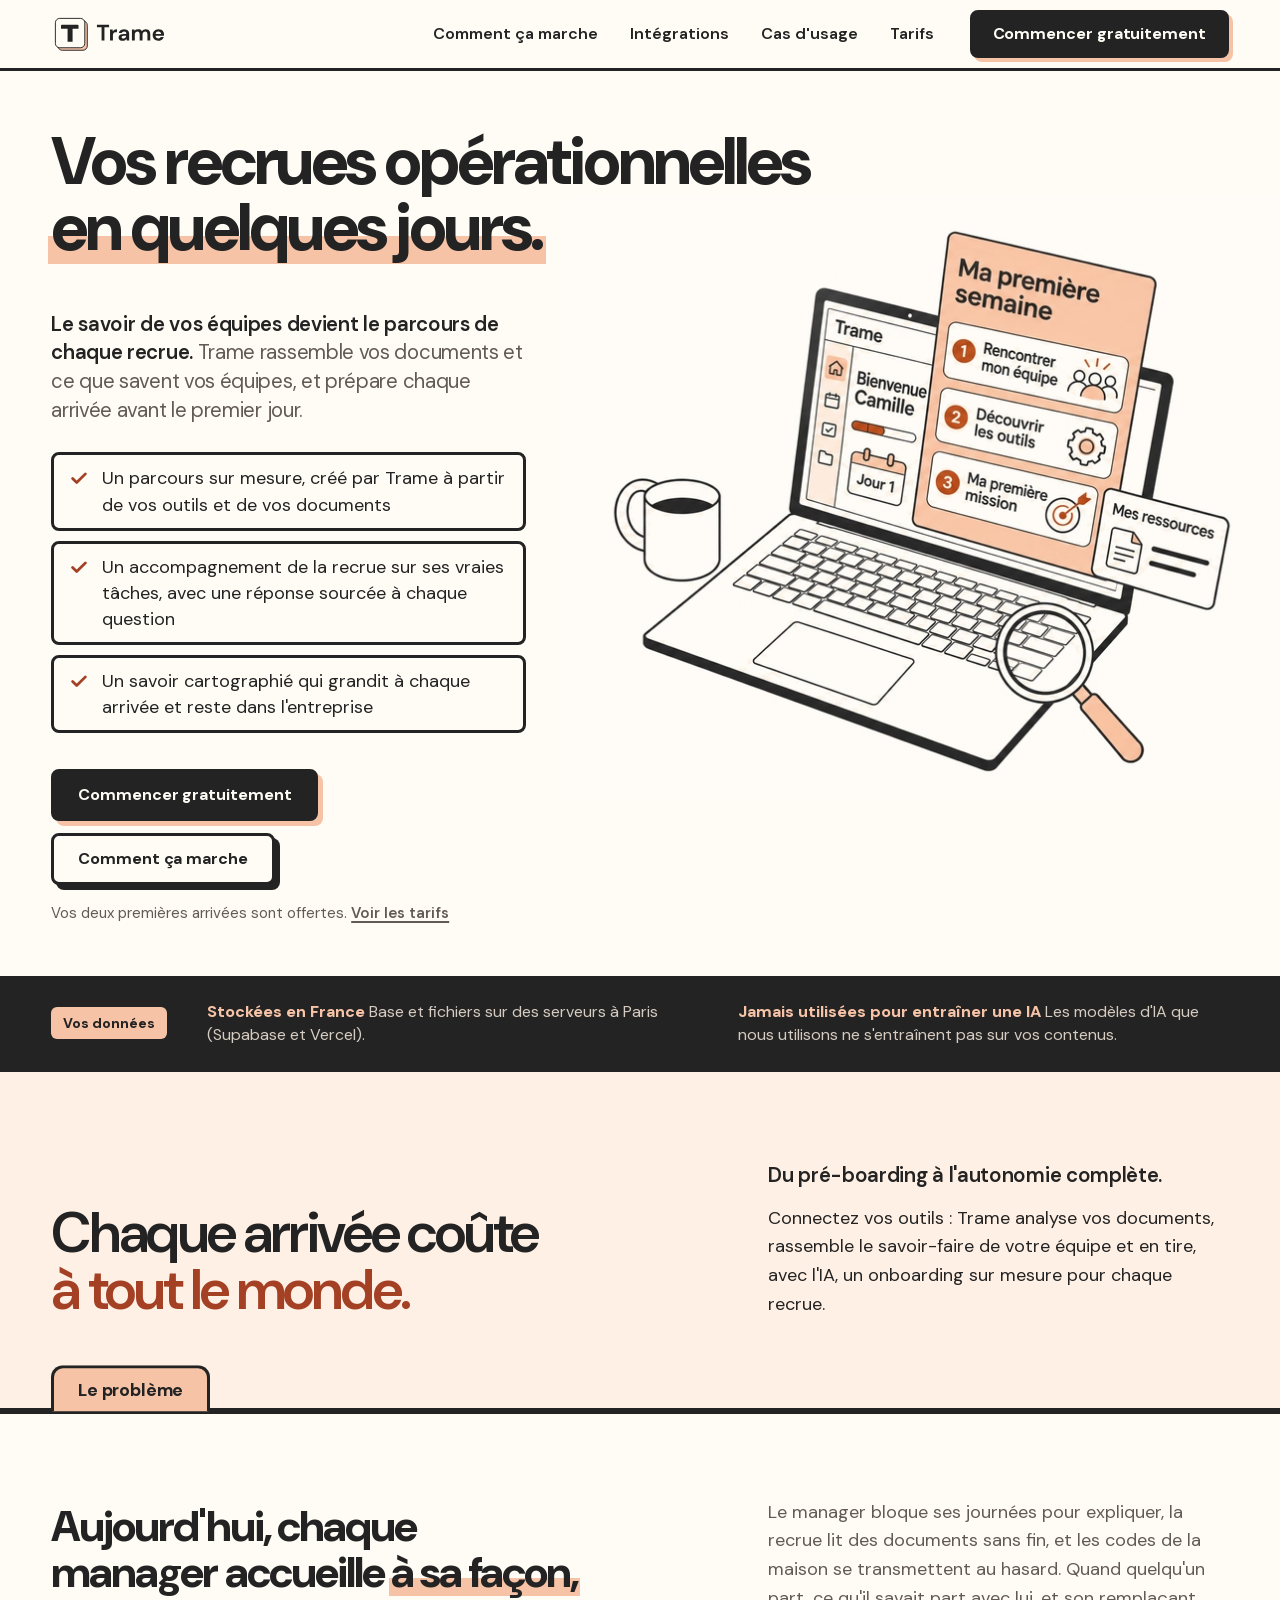
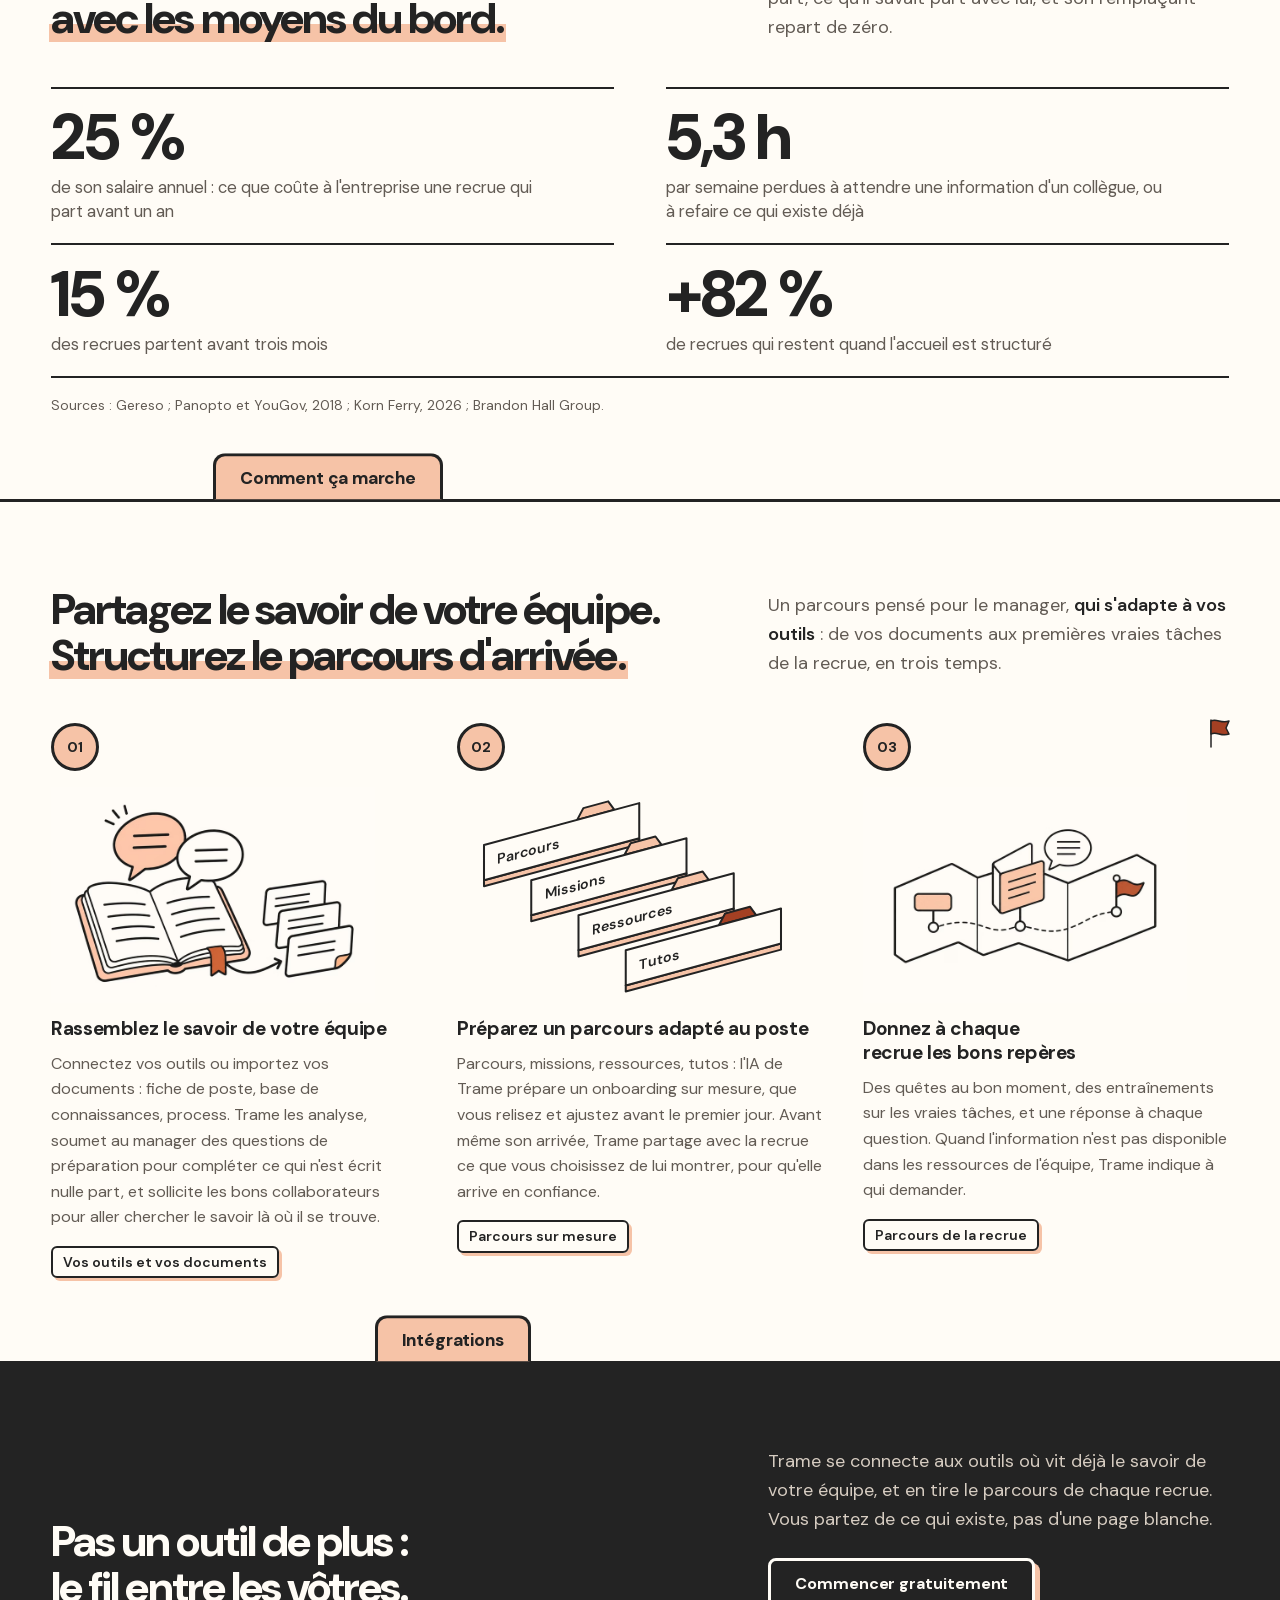
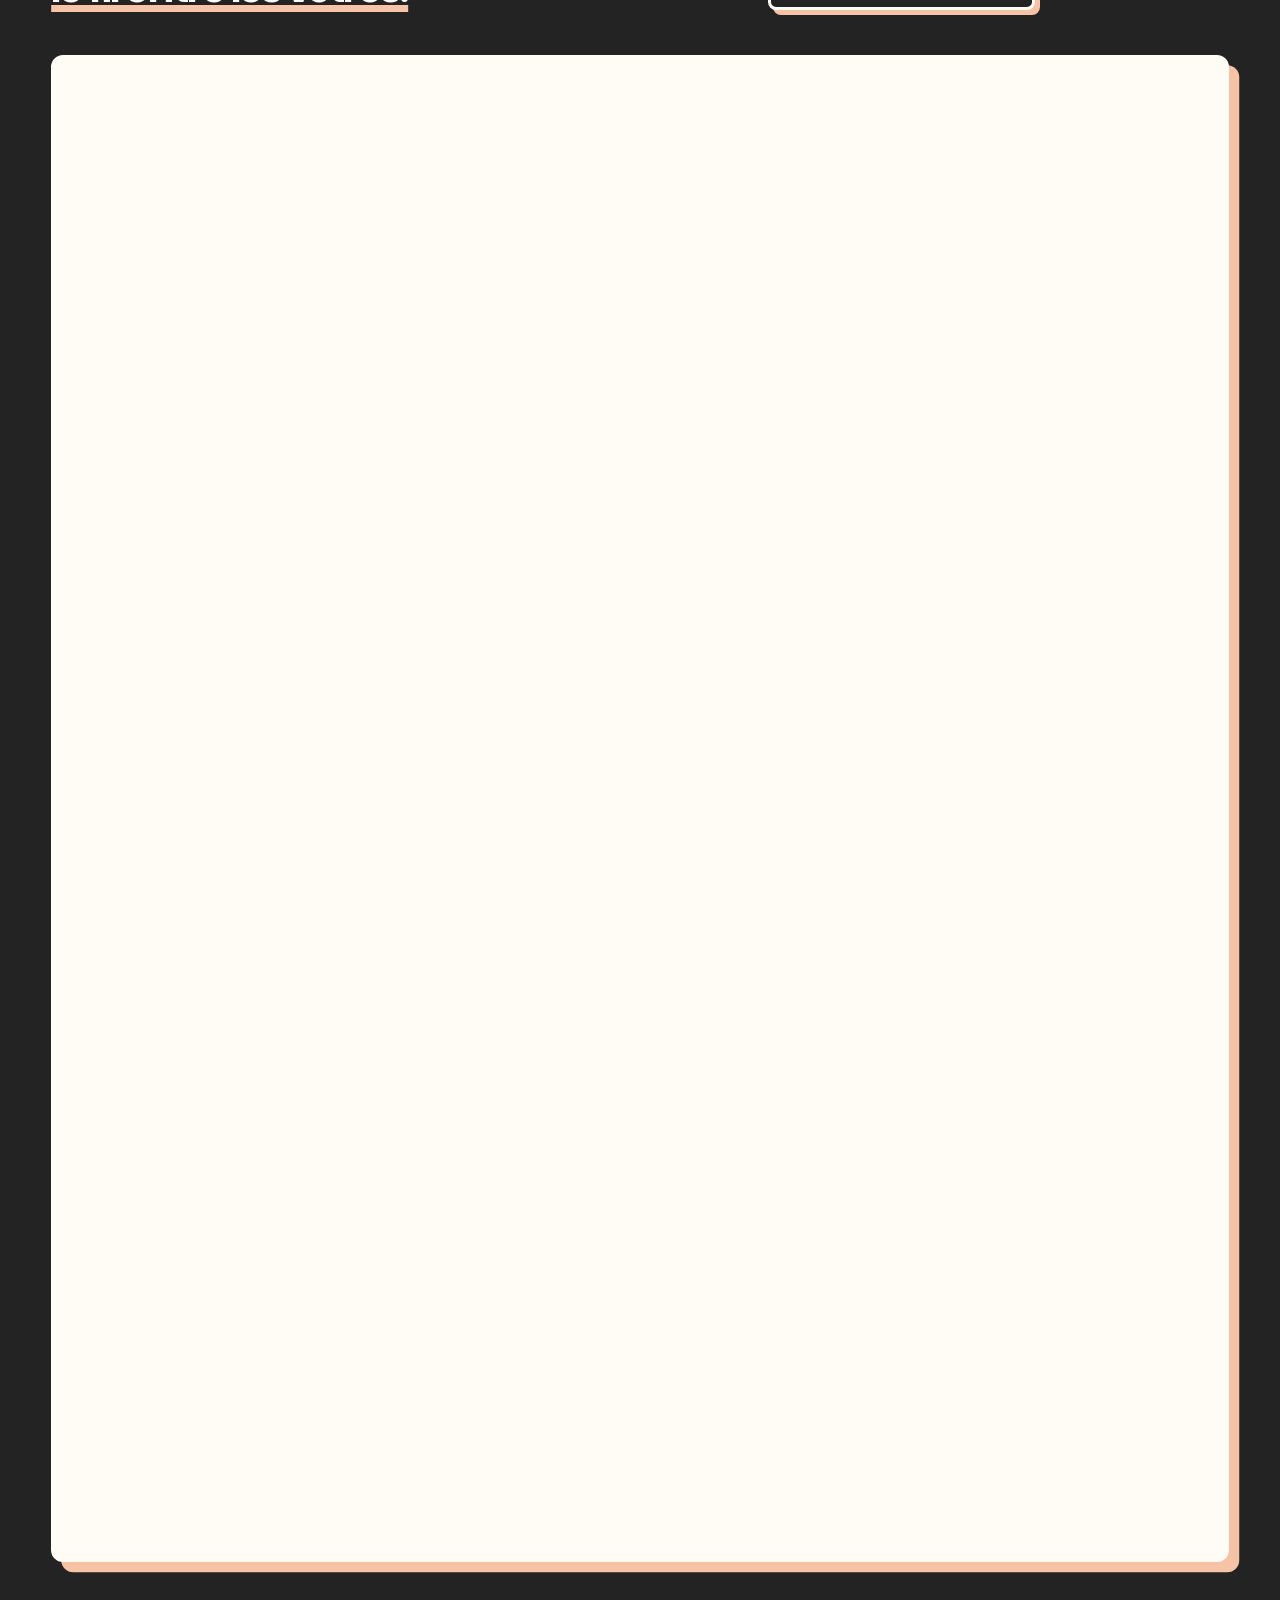
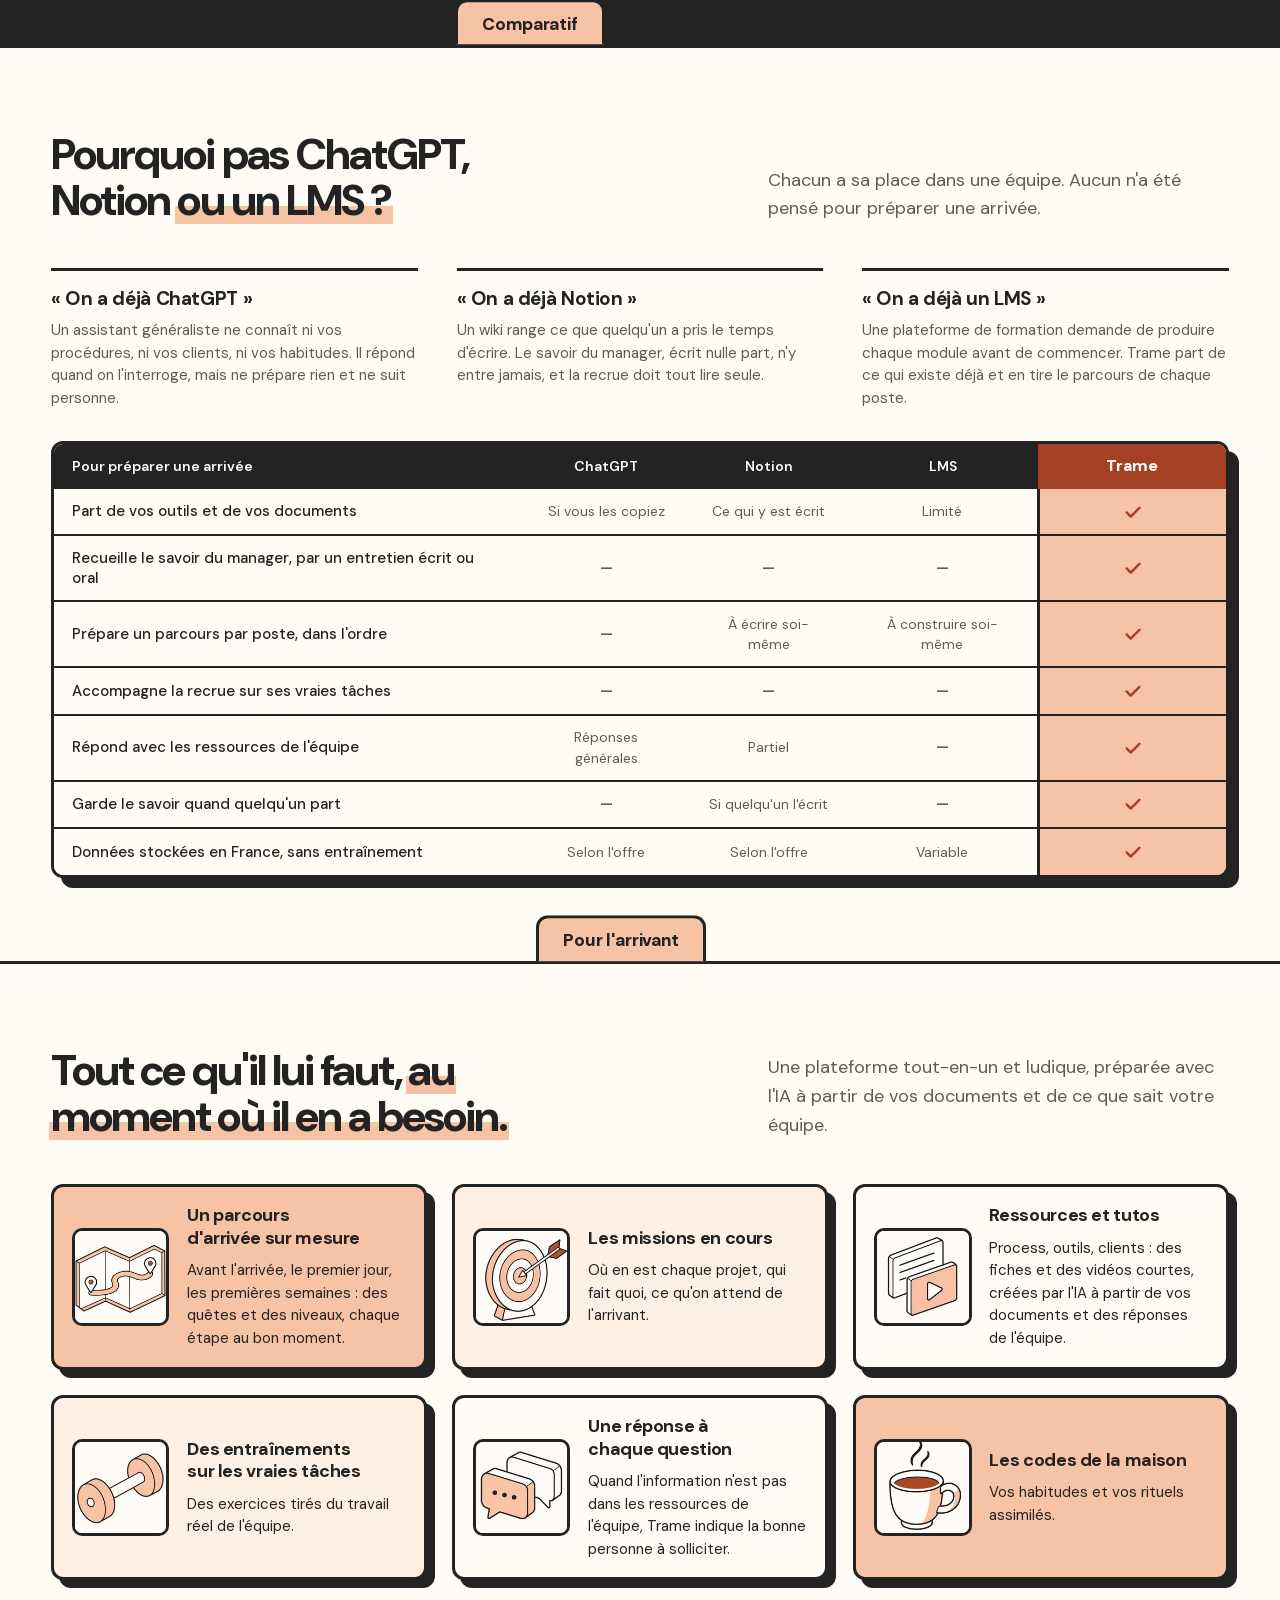
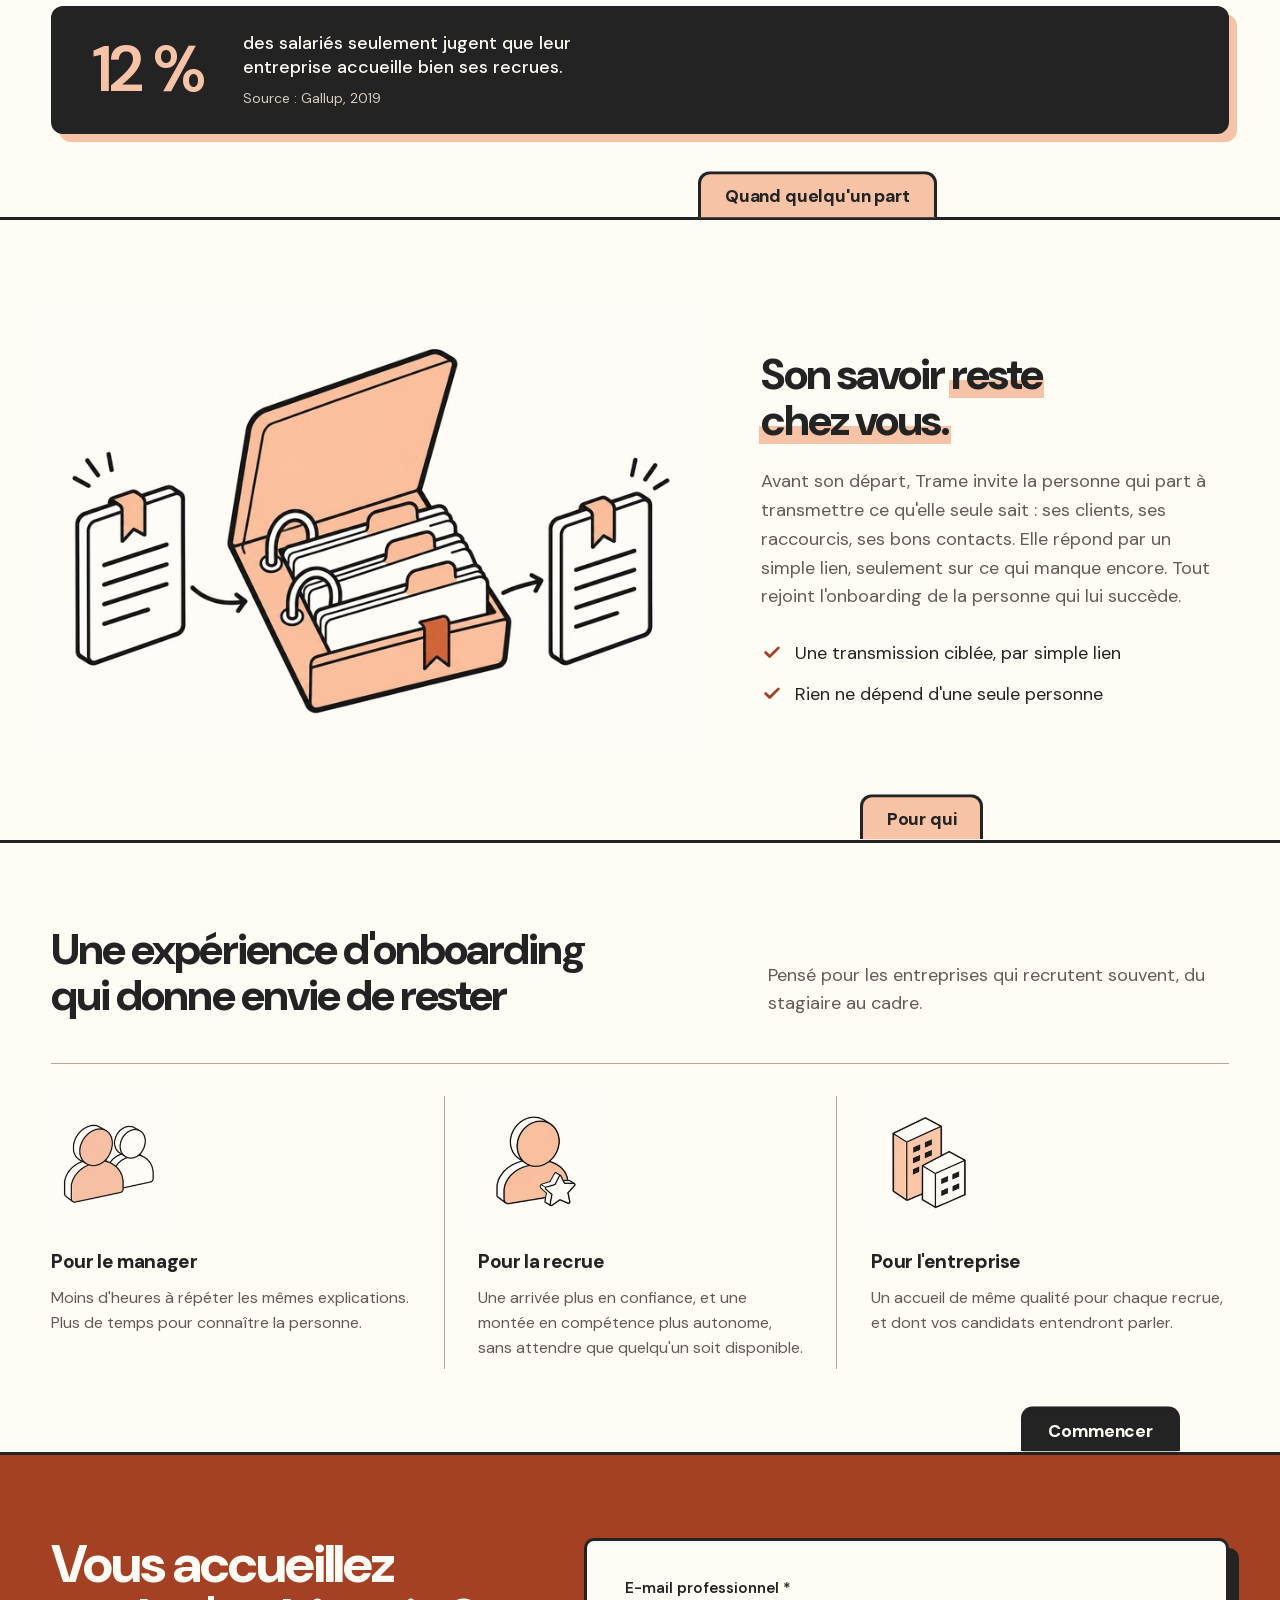
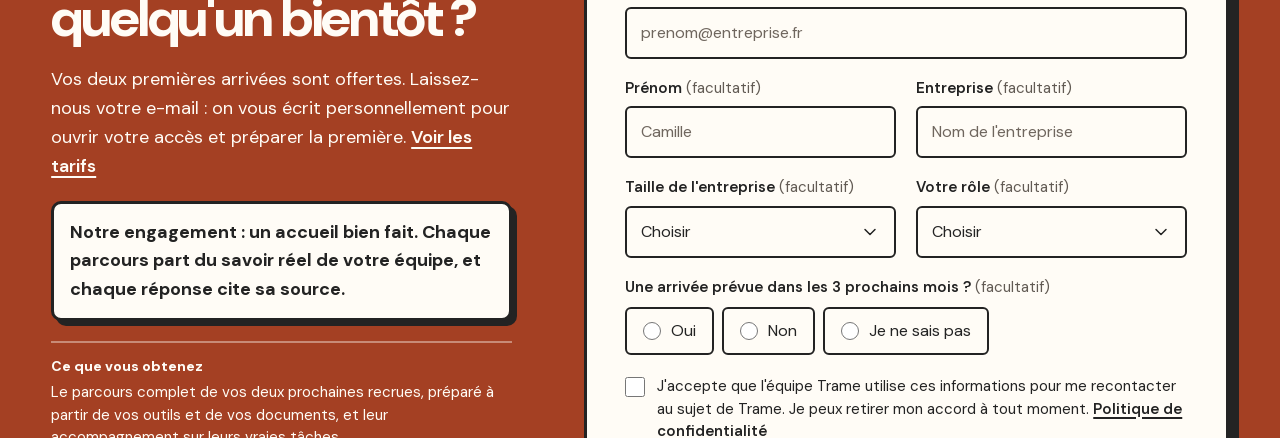
<file: index.html>
<!doctype html>
<html lang="fr">
<head>
<meta charset="utf-8">
<meta name="viewport" content="width=device-width, initial-scale=1, viewport-fit=cover">
<title>Trame · Préparez chaque arrivée</title>
<meta name="description" content="À partir de vos outils et de vos documents, Trame prépare avec l'IA un onboarding sur mesure pour chaque recrue. Vos deux premières arrivées sont offertes.">
<meta property="og:title" content="Trame · Préparez chaque arrivée">
<meta property="og:description" content="À partir de vos outils et de vos documents, Trame prépare avec l'IA un onboarding sur mesure pour chaque recrue. Vos deux premières arrivées sont offertes.">
<meta property="og:type" content="website">
<meta property="og:locale" content="fr_FR">
<meta name="theme-color" content="#FFFCF6">
<!-- Site en construction : non indexé. -->
<meta name="robots" content="noindex">
<link rel="icon" type="image/svg+xml" href="assets/logo/trame-symbole.svg">
<link rel="icon" type="image/png" sizes="32x32" href="assets/logo/favicon-32.png">
<link rel="preload" href="assets/fonts/dm-sans-normal-latin.woff2" as="font" type="font/woff2" crossorigin>
<link rel="preload" as="image" type="image/avif" href="assets/illustrations/hero-ma-premiere-semaine-1090.avif" imagesrcset="assets/illustrations/hero-ma-premiere-semaine-720.avif 720w, assets/illustrations/hero-ma-premiere-semaine-1090.avif 1090w" imagesizes="(min-width: 1100px) 700px, (min-width: 900px) 56vw, calc(100vw - 40px)" fetchpriority="high">
<link rel="stylesheet" href="site.css">
</head>
<body class="trame" id="top" data-page="accueil">

<a class="skip" href="#contenu">Aller au contenu</a>

<header class="masthead">
  <div class="wrap masthead__bar">
    <a class="logo" href="#top" aria-label="Trame, accueil"><img src="assets/logo/trame-signature.svg" width="122" height="40" alt=""></a>
    <button class="menu-btn" type="button" aria-expanded="false" aria-controls="nav">Menu <svg class="menu-btn__icon" viewBox="0 0 24 24" width="20" height="20" aria-hidden="true"><path d="M4 7h16M4 12h16M4 17h16"/></svg></button>
    <nav id="nav" class="nav" aria-label="Navigation principale">
      <a href="#comment" class="nav__link">Comment ça marche</a>
      <a href="#integrations" class="nav__link">Intégrations</a>
      <a href="cas-usage.html" class="nav__link">Cas d'usage</a>
      <a href="tarifs.html" class="nav__link">Tarifs</a>
      <a href="#commencer" class="btn btn--sm" data-cta="nav">Commencer gratuitement</a>
    </nav>
  </div>
</header>

<main id="contenu" tabindex="-1">

  <section class="hero" aria-labelledby="hero-title">
    <div class="wrap hero__grid">
      <h1 id="hero-title">Vos recrues opérationnelles <mark>en quelques jours.</mark></h1>
      <div class="hero__text">
        <p class="hero__lead">Le savoir de vos équipes devient le parcours de chaque recrue. <span>Trame rassemble vos documents et ce que savent vos équipes, et prépare chaque arrivée avant le premier jour.</span></p>
        <ul class="ticks">
          <li><svg class="tick" viewBox="0 0 24 24" width="22" height="22" aria-hidden="true"><path d="M5 12.5l4.5 4.5L19 7.5"/></svg>Un parcours sur mesure, créé par Trame à partir de vos outils et de vos documents</li>
          <li><svg class="tick" viewBox="0 0 24 24" width="22" height="22" aria-hidden="true"><path d="M5 12.5l4.5 4.5L19 7.5"/></svg>Un accompagnement de la recrue sur ses vraies tâches, avec une réponse sourcée à chaque question</li>
          <li><svg class="tick" viewBox="0 0 24 24" width="22" height="22" aria-hidden="true"><path d="M5 12.5l4.5 4.5L19 7.5"/></svg>Un savoir cartographié qui grandit à chaque arrivée et reste dans l'entreprise</li>
        </ul>
        <div class="actions">
          <a href="#commencer" class="btn" data-cta="hero">Commencer gratuitement</a>
          <a href="#comment" class="btn btn--ghost">Comment ça marche</a>
        </div>
        <p class="hero__note">Vos deux premières arrivées sont offertes. <a href="tarifs.html">Voir les tarifs</a></p>
      </div>
      <figure class="hero__art">
        <div class="hero__stage">
          <picture>
            <source type="image/avif" srcset="assets/illustrations/hero-ma-premiere-semaine-720.avif 720w, assets/illustrations/hero-ma-premiere-semaine-1090.avif 1090w" sizes="(min-width: 1100px) 700px, (min-width: 900px) 56vw, calc(100vw - 40px)">
            <img src="assets/illustrations/hero-ma-premiere-semaine-1090.jpg" width="1090" height="920" fetchpriority="high" decoding="async" alt="Un ordinateur portable ouvert sur l'espace Trame d'une recrue : la liste « Ma première semaine » (rencontrer mon équipe, découvrir les outils, ma première mission) et un panneau « Mes ressources ».">
          </picture>
          <svg class="hero-steam" viewBox="0 0 1090 920" aria-hidden="true" focusable="false"><path pathLength="100" d="M156 426C141 404 171 386 156 372S141 334 156 318"/><path pathLength="100" d="M182 422C165 396 199 372 182 356S165 310 182 290"/><path pathLength="100" d="M208 426C193 405 223 387 208 374S193 338 208 322"/></svg>
        </div>
      </figure>
    </div>
  </section>

  <aside class="trust" aria-label="Vos données">
    <div class="wrap trust__bar">
      <p class="trust__label">Vos données</p>
      <ul class="trust__list">
        <li class="trust__item"><p><b>Stockées en France</b> <span>Base et fichiers sur des serveurs à Paris (Supabase et Vercel).</span></p></li>
        <li class="trust__item"><p><b>Jamais utilisées pour entraîner une IA</b> <span>Les modèles d'IA que nous utilisons ne s'entraînent pas sur vos contenus.</span></p></li>
      </ul>
    </div>
  </aside>

  <section class="intro">
    <div class="wrap intro__grid">
      <p class="intro__statement">Chaque arrivée coûte <span>à tout le monde.</span></p>
      <div class="intro__body">
        <p class="intro__lead">Du pré-boarding à l'autonomie complète.</p>
        <p>Connectez vos outils : Trame analyse vos documents, rassemble le savoir-faire de votre équipe et en tire, avec l'IA, un onboarding sur mesure pour chaque recrue.</p>
      </div>
    </div>
  </section>

  <section id="probleme" class="section" aria-labelledby="probleme-title" tabindex="-1">
    <div class="wrap">
      <p class="tab" style="--tab-i:0">Le problème</p>
      <div class="lede">
        <h2 id="probleme-title">Aujourd'hui, chaque manager accueille <mark>à sa façon, avec les moyens du bord.</mark></h2>
        <p>Le manager bloque ses journées pour expliquer, la recrue lit des documents sans fin, et les codes de la maison se transmettent au hasard. Quand quelqu'un part, ce qu'il savait part avec lui, et son remplaçant repart de zéro.</p>
      </div>
      <dl class="ledger">
        <div class="ledger__row"><dt>25 %</dt><dd>de son salaire annuel : ce que coûte à l'entreprise une recrue qui part avant un an</dd></div>
        <div class="ledger__row"><dt>5,3 h</dt><dd>par semaine perdues à attendre une information d'un collègue, ou à refaire ce qui existe déjà</dd></div>
        <div class="ledger__row"><dt>15 %</dt><dd>des recrues partent avant trois mois</dd></div>
        <div class="ledger__row"><dt>+82 %</dt><dd>de recrues qui restent quand l'accueil est structuré</dd></div>
      </dl>
      <p class="sources">Sources : Gereso ; Panopto et YouGov, 2018 ; Korn Ferry, 2026 ; Brandon Hall Group.</p>
    </div>
  </section>

  <section id="comment" class="section" aria-labelledby="comment-title" tabindex="-1">
    <div class="wrap">
      <p class="tab" style="--tab-i:1">Comment ça marche</p>
      <div class="lede">
        <h2 id="comment-title">Partagez le savoir de votre équipe. <mark>Structurez le parcours d'arrivée.</mark></h2>
        <p>Un parcours pensé pour le manager, <strong>qui s'adapte à vos outils</strong> : de vos documents aux premières vraies tâches de la recrue, en trois temps.</p>
      </div>
      <div class="weave">
        <svg class="weave__thread" viewBox="0 0 1200 40" preserveAspectRatio="none" aria-hidden="true"><path d="M0 20C133 2 267 2 400 20S667 38 800 20S1067 2 1172 20"/></svg>
        <svg class="weave__flag" viewBox="0 0 28 32" width="28" height="32" aria-hidden="true"><path class="weave__pole" d="M4 30V3"/><path class="weave__cloth" d="M4 4c6-3 10 3 18 0l-3 7 3 6c-8 3-12-3-18 0z"/></svg>
        <ol class="steps">
          <li class="step">
            <p class="step__node">01</p>
            <figure class="step__art art">
              <picture>
                <source type="image/avif" srcset="assets/illustrations/02-recueillir-768.avif 768w, assets/illustrations/02-recueillir-1152.avif 1152w" sizes="(min-width: 1024px) 380px, (min-width: 640px) 60vw, calc(100vw - 96px)">
                <img src="assets/illustrations/02-recueillir-1152.jpg" width="1536" height="1024" loading="lazy" decoding="async" alt="Un échange avec le manager est structuré en fiches.">
              </picture>
            </figure>
            <h3>Rassemblez le savoir de votre équipe</h3>
            <p>Connectez vos outils ou importez vos documents : fiche de poste, base de connaissances, process. Trame les analyse, soumet au manager des questions de préparation pour compléter ce qui n'est écrit nulle part, et sollicite les bons collaborateurs pour aller chercher le savoir là où il se trouve.</p>
            <p class="tag">Vos outils et vos documents</p>
          </li>
          <li class="step">
            <p class="step__node">02</p>
            <svg class="step__art sketch" viewBox="0 0 480 320" aria-hidden="true" focusable="false">
      <polygon class="sk-tab" points="178.0,48.7 187.2,31.3 224.0,21.3 233.2,33.8" fill="#F6C3A7"/>
      <polygon class="sk-edge" points="40,138 270,75.9 270,84.9 40,147"/>
      <polygon class="sk-face" points="40,86 270,23.9 270,75.9 40,138"/>
      <text x="60" y="130.8" transform="matrix(1 -0.27 0 1 0 0)">Parcours</text>
      <polygon class="sk-tab" points="248.0,100.7 257.2,83.3 294.0,73.3 303.2,85.8" fill="#F6C3A7"/>
      <polygon class="sk-edge" points="110,190 340,127.9 340,136.9 110,199"/>
      <polygon class="sk-face" points="110,138 340,75.9 340,127.9 110,190"/>
      <text x="130" y="201.7" transform="matrix(1 -0.27 0 1 0 0)">Missions</text>
      <polygon class="sk-tab" points="318.0,152.7 327.2,135.3 364.0,125.3 373.2,137.8" fill="#F6C3A7"/>
      <polygon class="sk-edge" points="180,242 410,179.9 410,188.9 180,251"/>
      <polygon class="sk-face" points="180,190 410,127.9 410,179.9 180,242"/>
      <text x="200" y="272.6" transform="matrix(1 -0.27 0 1 0 0)">Ressources</text>
      <polygon class="sk-tab" points="388.0,204.7 397.2,187.3 434.0,177.3 443.2,189.8" fill="#A44023"/>
      <polygon class="sk-edge" points="250,294 480,231.9 480,240.9 250,303"/>
      <polygon class="sk-face" points="250,242 480,179.9 480,231.9 250,294"/>
      <text x="270" y="343.5" transform="matrix(1 -0.27 0 1 0 0)">Tutos</text>
            </svg>
            <h3>Préparez un parcours adapté au poste</h3>
            <p>Parcours, missions, ressources, tutos : l'IA de Trame prépare un onboarding sur mesure, que vous relisez et ajustez avant le premier jour. Avant même son arrivée, Trame partage avec la recrue ce que vous choisissez de lui montrer, pour qu'elle arrive en confiance.</p>
            <p class="tag">Parcours sur mesure</p>
          </li>
          <li class="step">
            <p class="step__node">03</p>
            <figure class="step__art art">
              <picture>
                <source type="image/avif" srcset="assets/illustrations/03-accompagner-768.avif 768w, assets/illustrations/03-accompagner-1152.avif 1152w" sizes="(min-width: 1024px) 380px, (min-width: 640px) 60vw, calc(100vw - 96px)">
                <img src="assets/illustrations/03-accompagner-1152.jpg" width="1536" height="1024" loading="lazy" decoding="async" alt="Une ressource et une aide accompagnent les étapes de la recrue.">
              </picture>
            </figure>
            <h3>Donnez à chaque recrue les bons repères</h3>
            <p>Des quêtes au bon moment, des entraînements sur les vraies tâches, et une réponse à chaque question. Quand l'information n'est pas disponible dans les ressources de l'équipe, Trame indique à qui demander.</p>
            <p class="tag">Parcours de la recrue</p>
          </li>
        </ol>
      </div>
    </div>
  </section>

  <section id="integrations" class="section section--ink" aria-labelledby="integrations-title" tabindex="-1">
    <div class="wrap">
      <p class="tab" style="--tab-i:2">Intégrations</p>
      <div class="lede lede--ink">
        <h2 id="integrations-title">Pas un outil de plus : <mark>le fil entre les vôtres.</mark></h2>
        <div class="lede__side">
          <p>Trame se connecte aux outils où vit déjà le savoir de votre équipe, et en tire le parcours de chaque recrue. Vous partez de ce qui existe, pas d'une page blanche.</p>
          <a href="#commencer" class="btn btn--on-ink" data-cta="integrations">Commencer gratuitement</a>
        </div>
      </div>
      <figure class="board">
        <div class="board__sheet">
          <picture>
            <source media="(max-width: 899px)" type="image/avif" srcset="assets/illustrations/trame-connect-portrait-560.avif 560w, assets/illustrations/trame-connect-portrait-800.avif 800w" sizes="min(440px, calc(100vw - 2 * clamp(20px, 4vw, 56px) - 24px))" width="1180" height="1528">
            <source media="(max-width: 899px)" type="image/jpeg" srcset="assets/illustrations/trame-connect-portrait-800.jpg" width="1180" height="1528">
            <source type="image/avif" srcset="assets/illustrations/trame-connect-large-1100.avif 1100w, assets/illustrations/trame-connect-large-1600.avif 1600w, assets/illustrations/trame-connect-large-2196.avif 2196w" sizes="(min-width: 1320px) 1176px, calc(100vw - 2 * clamp(20px, 4vw, 56px) - 64px)">
            <img src="assets/illustrations/trame-connect-large-1600.jpg" width="2196" height="604" loading="lazy" decoding="async" alt="Le symbole Trame relié à des outils courants : Slack, Teams, Notion, Drive, Asana, Zapier, Figma, Miro, HubSpot, Salesforce, GitHub et Jira.">
          </picture>
        </div>
      </figure>
    </div>
  </section>

  <section id="comparatif" class="section" aria-labelledby="comparatif-title" tabindex="-1">
    <div class="wrap">
      <p class="tab" style="--tab-i:2.5">Comparatif</p>
      <div class="lede">
        <h2 id="comparatif-title">Pourquoi pas ChatGPT, Notion <mark>ou un LMS ?</mark></h2>
        <p>Chacun a sa place dans une équipe. Aucun n'a été pensé pour préparer une arrivée.</p>
      </div>
      <div class="objections">
        <article class="objection"><h3>« On a déjà ChatGPT »</h3><p>Un assistant généraliste ne connaît ni vos procédures, ni vos clients, ni vos habitudes. Il répond quand on l'interroge, mais ne prépare rien et ne suit personne.</p></article>
        <article class="objection"><h3>« On a déjà Notion »</h3><p>Un wiki range ce que quelqu'un a pris le temps d'écrire. Le savoir du manager, écrit nulle part, n'y entre jamais, et la recrue doit tout lire seule.</p></article>
        <article class="objection"><h3>« On a déjà un LMS »</h3><p>Une plateforme de formation demande de produire chaque module avant de commencer. Trame part de ce qui existe déjà et en tire le parcours de chaque poste.</p></article>
      </div>
      <div class="compare" role="region" aria-labelledby="compare-cap" tabindex="0">
        <table class="compare__table">
          <caption id="compare-cap" class="visually-hidden">Ce que font ChatGPT, Notion, un LMS et Trame pour préparer une arrivée</caption>
          <thead><tr><th scope="col">Pour préparer une arrivée</th><th scope="col">ChatGPT</th><th scope="col">Notion</th><th scope="col">LMS</th><th scope="col" class="compare__us">Trame</th></tr></thead>
          <tbody>
            <tr><th scope="row">Part de vos outils et de vos documents</th><td><span class="compare__part">Si vous les copiez</span></td><td><span class="compare__part">Ce qui y est écrit</span></td><td><span class="compare__part">Limité</span></td><td class="compare__us"><svg class="compare__yes" viewBox="0 0 24 24" width="22" height="22" role="img" aria-label="Oui"><path d="M5 12.5l4.5 4.5L19 7.5"/></svg></td></tr>
            <tr><th scope="row">Recueille le savoir du manager, par un entretien écrit ou oral</th><td><span class="compare__no"><span aria-hidden="true">—</span><span class="visually-hidden">Non</span></span></td><td><span class="compare__no"><span aria-hidden="true">—</span><span class="visually-hidden">Non</span></span></td><td><span class="compare__no"><span aria-hidden="true">—</span><span class="visually-hidden">Non</span></span></td><td class="compare__us"><svg class="compare__yes" viewBox="0 0 24 24" width="22" height="22" role="img" aria-label="Oui"><path d="M5 12.5l4.5 4.5L19 7.5"/></svg></td></tr>
            <tr><th scope="row">Prépare un parcours par poste, dans l'ordre</th><td><span class="compare__no"><span aria-hidden="true">—</span><span class="visually-hidden">Non</span></span></td><td><span class="compare__part">À écrire soi-même</span></td><td><span class="compare__part">À construire soi-même</span></td><td class="compare__us"><svg class="compare__yes" viewBox="0 0 24 24" width="22" height="22" role="img" aria-label="Oui"><path d="M5 12.5l4.5 4.5L19 7.5"/></svg></td></tr>
            <tr><th scope="row">Accompagne la recrue sur ses vraies tâches</th><td><span class="compare__no"><span aria-hidden="true">—</span><span class="visually-hidden">Non</span></span></td><td><span class="compare__no"><span aria-hidden="true">—</span><span class="visually-hidden">Non</span></span></td><td><span class="compare__no"><span aria-hidden="true">—</span><span class="visually-hidden">Non</span></span></td><td class="compare__us"><svg class="compare__yes" viewBox="0 0 24 24" width="22" height="22" role="img" aria-label="Oui"><path d="M5 12.5l4.5 4.5L19 7.5"/></svg></td></tr>
            <tr><th scope="row">Répond avec les ressources de l'équipe</th><td><span class="compare__part">Réponses générales</span></td><td><span class="compare__part">Partiel</span></td><td><span class="compare__no"><span aria-hidden="true">—</span><span class="visually-hidden">Non</span></span></td><td class="compare__us"><svg class="compare__yes" viewBox="0 0 24 24" width="22" height="22" role="img" aria-label="Oui"><path d="M5 12.5l4.5 4.5L19 7.5"/></svg></td></tr>
            <tr><th scope="row">Garde le savoir quand quelqu'un part</th><td><span class="compare__no"><span aria-hidden="true">—</span><span class="visually-hidden">Non</span></span></td><td><span class="compare__part">Si quelqu'un l'écrit</span></td><td><span class="compare__no"><span aria-hidden="true">—</span><span class="visually-hidden">Non</span></span></td><td class="compare__us"><svg class="compare__yes" viewBox="0 0 24 24" width="22" height="22" role="img" aria-label="Oui"><path d="M5 12.5l4.5 4.5L19 7.5"/></svg></td></tr>
            <tr><th scope="row">Données stockées en France, sans entraînement</th><td><span class="compare__part">Selon l'offre</span></td><td><span class="compare__part">Selon l'offre</span></td><td><span class="compare__part">Variable</span></td><td class="compare__us"><svg class="compare__yes" viewBox="0 0 24 24" width="22" height="22" role="img" aria-label="Oui"><path d="M5 12.5l4.5 4.5L19 7.5"/></svg></td></tr>
          </tbody>
        </table>
      </div>
    </div>
  </section>

  <section id="recrue" class="section" aria-labelledby="recrue-title" tabindex="-1">
    <div class="wrap">
      <p class="tab" style="--tab-i:3">Pour l'arrivant</p>
      <div class="lede">
        <h2 id="recrue-title">Tout ce qu'il lui faut, <mark>au moment où il en a besoin.</mark></h2>
        <p>Une plateforme tout-en-un et ludique, préparée avec l'IA à partir de vos documents et de ce que sait votre équipe.</p>
      </div>
      <div class="loom">
        <article class="loom__cell">
          <picture class="picto"><source type="image/avif" srcset="assets/pictogrammes/picto-parcours-240.avif 240w, assets/pictogrammes/picto-parcours-400.avif 400w" sizes="112px"><img src="assets/pictogrammes/picto-parcours-400.jpg" width="400" height="400" loading="lazy" decoding="async" alt=""></picture>
          <h3>Un parcours d'arrivée sur mesure</h3>
          <p>Avant l'arrivée, le premier jour, les premières semaines : des quêtes et des niveaux, chaque étape au bon moment.</p>
        </article>
        <article class="loom__cell">
          <picture class="picto"><source type="image/avif" srcset="assets/pictogrammes/picto-missions-240.avif 240w, assets/pictogrammes/picto-missions-400.avif 400w" sizes="112px"><img src="assets/pictogrammes/picto-missions-400.jpg" width="400" height="400" loading="lazy" decoding="async" alt=""></picture>
          <h3>Les missions en cours</h3>
          <p>Où en est chaque projet, qui fait quoi, ce qu'on attend de l'arrivant.</p>
        </article>
        <article class="loom__cell">
          <picture class="picto"><source type="image/avif" srcset="assets/pictogrammes/picto-ressources-240.avif 240w, assets/pictogrammes/picto-ressources-400.avif 400w" sizes="112px"><img src="assets/pictogrammes/picto-ressources-400.jpg" width="400" height="400" loading="lazy" decoding="async" alt=""></picture>
          <h3>Ressources et tutos</h3>
          <p>Process, outils, clients : des fiches et des vidéos courtes, créées par l'IA à partir de vos documents et des réponses de l'équipe.</p>
        </article>
        <article class="loom__cell">
          <picture class="picto"><source type="image/avif" srcset="assets/pictogrammes/picto-entrainements-240.avif 240w, assets/pictogrammes/picto-entrainements-400.avif 400w" sizes="112px"><img src="assets/pictogrammes/picto-entrainements-400.jpg" width="400" height="400" loading="lazy" decoding="async" alt=""></picture>
          <h3>Des entraînements sur les vraies tâches</h3>
          <p>Des exercices tirés du travail réel de l'équipe.</p>
        </article>
        <article class="loom__cell">
          <picture class="picto"><source type="image/avif" srcset="assets/pictogrammes/picto-reponse-240.avif 240w, assets/pictogrammes/picto-reponse-400.avif 400w" sizes="112px"><img src="assets/pictogrammes/picto-reponse-400.jpg" width="400" height="400" loading="lazy" decoding="async" alt=""></picture>
          <h3>Une réponse à chaque question</h3>
          <p>Quand l'information n'est pas dans les ressources de l'équipe, Trame indique la bonne personne à solliciter.</p>
        </article>
        <article class="loom__cell">
          <picture class="picto"><source type="image/avif" srcset="assets/pictogrammes/picto-codes-240.avif 240w, assets/pictogrammes/picto-codes-400.avif 400w" sizes="112px"><img src="assets/pictogrammes/picto-codes-400.jpg" width="400" height="400" loading="lazy" decoding="async" alt=""></picture>
          <h3>Les codes de la maison</h3>
          <p>Vos habitudes et vos rituels assimilés.</p>
        </article>
        <p class="proof"><span class="proof__value">12 %</span> <span class="proof__label">des salariés seulement jugent que leur entreprise accueille bien ses recrues.</span> <span class="proof__source">Source : Gallup, 2019</span></p>
      </div>
    </div>
  </section>

  <section id="savoir" class="section" aria-labelledby="savoir-title" tabindex="-1">
    <div class="wrap">
      <p class="tab" style="--tab-i:4">Quand quelqu'un part</p>
      <div class="handover">
        <figure class="handover__art art">
          <picture>
            <source type="image/avif" srcset="assets/illustrations/04-transmettre-768.avif 768w, assets/illustrations/04-transmettre-1152.avif 1152w, assets/illustrations/04-transmettre-1536.avif 1536w" sizes="(min-width: 1100px) 640px, (min-width: 900px) 52vw, 100vw">
            <img src="assets/illustrations/04-transmettre-1152.jpg" width="1536" height="1024" loading="lazy" decoding="async" alt="Le savoir est conservé dans une base partagée et transmis à la personne suivante.">
          </picture>
        </figure>
        <div class="handover__text">
          <h2 id="savoir-title">Son savoir <mark>reste chez vous.</mark></h2>
          <p>Avant son départ, Trame invite la personne qui part à transmettre ce qu'elle seule sait : ses clients, ses raccourcis, ses bons contacts. Elle répond par un simple lien, seulement sur ce qui manque encore. Tout rejoint l'onboarding de la personne qui lui succède.</p>
          <ul class="ticks ticks--compact">
            <li><svg class="tick" viewBox="0 0 24 24" width="22" height="22" aria-hidden="true"><path d="M5 12.5l4.5 4.5L19 7.5"/></svg>Une transmission ciblée, par simple lien</li>
            <li><svg class="tick" viewBox="0 0 24 24" width="22" height="22" aria-hidden="true"><path d="M5 12.5l4.5 4.5L19 7.5"/></svg>Rien ne dépend d'une seule personne</li>
          </ul>
        </div>
      </div>
    </div>
  </section>

  <section id="pour-qui" class="section" aria-labelledby="pour-qui-title" tabindex="-1">
    <div class="wrap">
      <p class="tab" style="--tab-i:5">Pour qui</p>
      <div class="lede">
        <h2 id="pour-qui-title">Une expérience d'onboarding qui donne envie de rester</h2>
        <p>Pensé pour les entreprises qui recrutent souvent, du stagiaire au cadre.</p>
      </div>
      <div class="audiences">
        <article class="audience">
          <picture class="picto picto--lg"><source type="image/avif" srcset="assets/pictogrammes/picto-manager-240.avif 240w, assets/pictogrammes/picto-manager-400.avif 400w" sizes="136px"><img src="assets/pictogrammes/picto-manager-400.jpg" width="400" height="400" loading="lazy" decoding="async" alt=""></picture>
          <h3>Pour le manager</h3>
          <p>Moins d'heures à répéter les mêmes explications. Plus de temps pour connaître la personne.</p>
        </article>
        <article class="audience">
          <picture class="picto picto--lg"><source type="image/avif" srcset="assets/pictogrammes/picto-arrivant-240.avif 240w, assets/pictogrammes/picto-arrivant-400.avif 400w" sizes="136px"><img src="assets/pictogrammes/picto-arrivant-400.jpg" width="400" height="400" loading="lazy" decoding="async" alt=""></picture>
          <h3>Pour la recrue</h3>
          <p>Une arrivée plus en confiance, et une montée en compétence plus autonome, sans attendre que quelqu'un soit disponible.</p>
        </article>
        <article class="audience">
          <picture class="picto picto--lg"><source type="image/avif" srcset="assets/pictogrammes/picto-entreprise-240.avif 240w, assets/pictogrammes/picto-entreprise-400.avif 400w" sizes="136px"><img src="assets/pictogrammes/picto-entreprise-400.jpg" width="400" height="400" loading="lazy" decoding="async" alt=""></picture>
          <h3>Pour l'entreprise</h3>
          <p>Un accueil de même qualité pour chaque recrue, et dont vos candidats entendront parler.</p>
        </article>
      </div>
    </div>
  </section>

  <section id="commencer" class="section section--ink" aria-labelledby="beta-title" tabindex="-1">
    <div class="wrap">
      <p class="tab tab--last" style="--tab-i:6">Commencer</p>
      <div class="beta">
        <div class="beta__intro">
          <h2 id="beta-title">Vous accueillez quelqu'un bientôt ?</h2>
          <p>Vos deux premières arrivées sont offertes. Laissez-nous votre e-mail : on vous écrit personnellement pour ouvrir votre accès et préparer la première. <a href="tarifs.html">Voir les tarifs</a></p>
          <p class="offer__stance">Notre engagement : un accueil bien fait. Chaque parcours part du savoir réel de votre équipe, et chaque réponse cite sa source.</p>
          <dl class="offer">
            <div><dt>Ce que vous obtenez</dt><dd>Le parcours complet de vos deux prochaines recrues, préparé à partir de vos outils et de vos documents, et leur accompagnement sur leurs vraies tâches.</dd></div>
            <div><dt>Ce que nous vous demandons</dt><dd>Autant de documents que possible : fiches de poste, procédures, livret d'accueil, présentations. Et deux échanges de 30 minutes avec le manager, au lancement puis au bilan.</dd></div>
            <div><dt>Pour qui</dt><dd>Les entreprises qui recrutent, avec une arrivée prévue dans les prochains mois.</dd></div>
          </dl>
        </div>
        <div class="sheet">
          <form id="beta-form" class="form" novalidate>
            <div class="field field--full">
              <label for="email">E-mail professionnel <span aria-hidden="true">*</span></label>
              <input id="email" name="email" type="email" required autocomplete="email" placeholder="prenom@entreprise.fr" aria-describedby="email-err">
              <p id="email-err" class="field__err"></p>
            </div>
            <div class="field">
              <label for="prenom">Prénom <span class="opt">(facultatif)</span></label>
              <input id="prenom" name="prenom" type="text" autocomplete="given-name" placeholder="Camille">
            </div>
            <div class="field">
              <label for="entreprise">Entreprise <span class="opt">(facultatif)</span></label>
              <input id="entreprise" name="entreprise" type="text" autocomplete="organization" placeholder="Nom de l'entreprise">
            </div>
            <div class="field">
              <label for="taille">Taille de l'entreprise <span class="opt">(facultatif)</span></label>
              <select id="taille" name="taille">
                <option value="">Choisir</option>
                <option>1 à 10 personnes</option>
                <option>11 à 50 personnes</option>
                <option>51 à 250 personnes</option>
                <option>251 à 1 000 personnes</option>
                <option>Plus de 1 000 personnes</option>
              </select>
            </div>
            <div class="field">
              <label for="role">Votre rôle <span class="opt">(facultatif)</span></label>
              <select id="role" name="role">
                <option value="">Choisir</option>
                <option>Manager</option>
                <option>RH</option>
                <option>Dirigeant ou dirigeante</option>
                <option>Autre</option>
              </select>
            </div>
            <fieldset class="field field--full choices">
              <legend>Une arrivée prévue dans les 3 prochains mois ? <span class="opt">(facultatif)</span></legend>
              <div class="choices__row">
                <label class="choice"><input type="radio" name="arrivee" value="Oui" id="arrivee-0"><span>Oui</span></label>
                <label class="choice"><input type="radio" name="arrivee" value="Non" id="arrivee-1"><span>Non</span></label>
                <label class="choice"><input type="radio" name="arrivee" value="Je ne sais pas" id="arrivee-2"><span>Je ne sais pas</span></label>
              </div>
            </fieldset>
            <input class="honeypot" type="text" name="_gotcha" tabindex="-1" autocomplete="off" aria-hidden="true">
            <label class="consent field--full" for="consent">
              <input id="consent" name="consentement" type="checkbox" required value="oui" aria-describedby="consent-err">
              <span>J'accepte que l'équipe Trame utilise ces informations pour me recontacter au sujet de Trame. Je peux retirer mon accord à tout moment. <a href="#confidentialite" class="open-legal">Politique de confidentialité</a></span>
            </label>
            <p id="consent-err" class="field__err field--full"></p>
            <div class="form__submit field--full">
              <button type="submit" id="submit-btn" class="btn btn--block">Commencer gratuitement</button>
              <p id="form-msg" class="form__msg" role="status" aria-live="polite"></p>
            </div>
          </form>
          <div id="form-ok" class="form-ok" hidden tabindex="-1">
            <p class="form-ok__title">C'est noté, merci !</p>
            <p>On vous écrit personnellement à <b id="ok-mail"></b> pour en parler.</p>
          </div>
        </div>
      </div>
    </div>
  </section>

</main>

<footer class="colophon">
  <div class="wrap">
    <div class="colophon__top">
      <div class="colophon__brand">
        <a class="logo logo--lg" href="#top" aria-label="Trame, accueil"><img src="assets/logo/trame-signature.svg" width="171" height="56" alt=""></a>
        <p>La plateforme qui prépare chaque arrivée : des recrues opérationnelles en quelques jours, et un savoir qui reste dans l'équipe.</p>
      </div>
      <nav class="colophon__nav" aria-label="Pages du site">
        <p class="colophon__label">Trame</p>
        <a href="#comment">Comment ça marche</a>
        <a href="cas-usage.html">Cas d'usage</a>
        <a href="tarifs.html">Tarifs</a>
      </nav>
      <div class="colophon__contact">
        <p class="colophon__label">Contact</p>
        <p class="sel">contact@votre-domaine.fr</p>
        <a href="#commencer" class="btn btn--ghost" data-cta="footer">Commencer gratuitement</a>
      </div>
    </div>

    <details id="mentions" class="legal">
      <summary>Mentions légales <svg class="legal__chev" viewBox="0 0 24 24" width="24" height="24" aria-hidden="true"><path d="M6 9l6 6 6-6"/></svg></summary>
      <div class="legal__body">
        <h3>Éditeur du site</h3>
        <p>L'équipe Trame, projet en cours de création, sans société immatriculée à ce jour. [IDENTITÉ DE L'ÉDITEUR À COMPLÉTER]<br>Adresse : [ADRESSE POSTALE À COMPLÉTER]<br>Contact : <span class="sel">contact@votre-domaine.fr</span></p>
        <h3>Directeur de la publication</h3>
        <p>[NOM DU DIRECTEUR DE LA PUBLICATION]</p>
        <h3>Hébergeur</h3>
        <p>GitHub Pages, service de GitHub, Inc., 88 Colin P. Kelly Jr. Street, San Francisco, CA 94107, États-Unis.</p>
        <h3>Propriété intellectuelle</h3>
        <p>Les textes, le logotype et les illustrations de ce site appartiennent à leurs auteurs. Toute reproduction sans autorisation est interdite.</p>
      </div>
    </details>

    <details id="confidentialite" class="legal">
      <summary>Politique de confidentialité <svg class="legal__chev" viewBox="0 0 24 24" width="24" height="24" aria-hidden="true"><path d="M6 9l6 6 6-6"/></svg></summary>
      <div class="legal__body">
        <p>Dernière mise à jour : [DATE].</p>
        <h3>Qui traite vos données</h3>
        <p>L'équipe Trame. [IDENTITÉ DU RESPONSABLE DU TRAITEMENT À COMPLÉTER] Pour toute question : <span class="sel">contact@votre-domaine.fr</span></p>
        <h3>Ce que nous collectons</h3>
        <p>Via le formulaire d'inscription : votre e-mail professionnel et, si vous les renseignez, votre prénom, votre entreprise, sa taille, votre rôle et votre réponse sur une arrivée prochaine. Nous ne déposons aucun cookie publicitaire.</p>
        <h3>Pourquoi</h3>
        <p>Pour vous recontacter au sujet de Trame, et pour comprendre quelles équipes sont intéressées, de façon agrégée.</p>
        <h3>Sur quelle base</h3>
        <p>Votre consentement, donné en cochant la case du formulaire. Vous pouvez le retirer à tout moment, sans justification.</p>
        <h3>Qui y a accès</h3>
        <p>Uniquement l'équipe Trame. Les réponses transitent par notre outil de formulaire, [Formspree], et notre hébergeur, qui agissent comme sous-traitants. Nous ne vendons ni ne louons vos données.</p>
        <h3>Transferts hors de l'Union européenne</h3>
        <p>[Formspree] et [l'hébergeur] sont établis aux États-Unis. Ces transferts sont encadrés par [le Data Privacy Framework ou les clauses contractuelles types de la Commission européenne : À VÉRIFIER pour chaque prestataire].</p>
        <h3>Combien de temps</h3>
        <p>Trois ans après notre dernier échange, puis vos données sont supprimées.</p>
        <h3>Vos droits</h3>
        <p>Vous pouvez accéder à vos données, les rectifier, les supprimer, vous opposer à leur traitement, en limiter l'usage ou en demander une copie. Écrivez-nous à <span class="sel">contact@votre-domaine.fr</span>. Si vous estimez que vos droits ne sont pas respectés, vous pouvez saisir la CNIL (cnil.fr).</p>
      </div>
    </details>

    <div class="colophon__bottom">
      <span>© 2026 Trame. Trame est en construction : certaines fonctions présentées ici arrivent dans les prochaines semaines.</span>
      <span><a href="#mentions" class="open-legal">Mentions légales</a> · <a href="#confidentialite" class="open-legal">Confidentialité</a></span>
    </div>
  </div>
  <p class="colophon__mark" aria-hidden="true">Trame</p>
</footer>

<script src="site.js"></script>
</body>
</html>
</file>
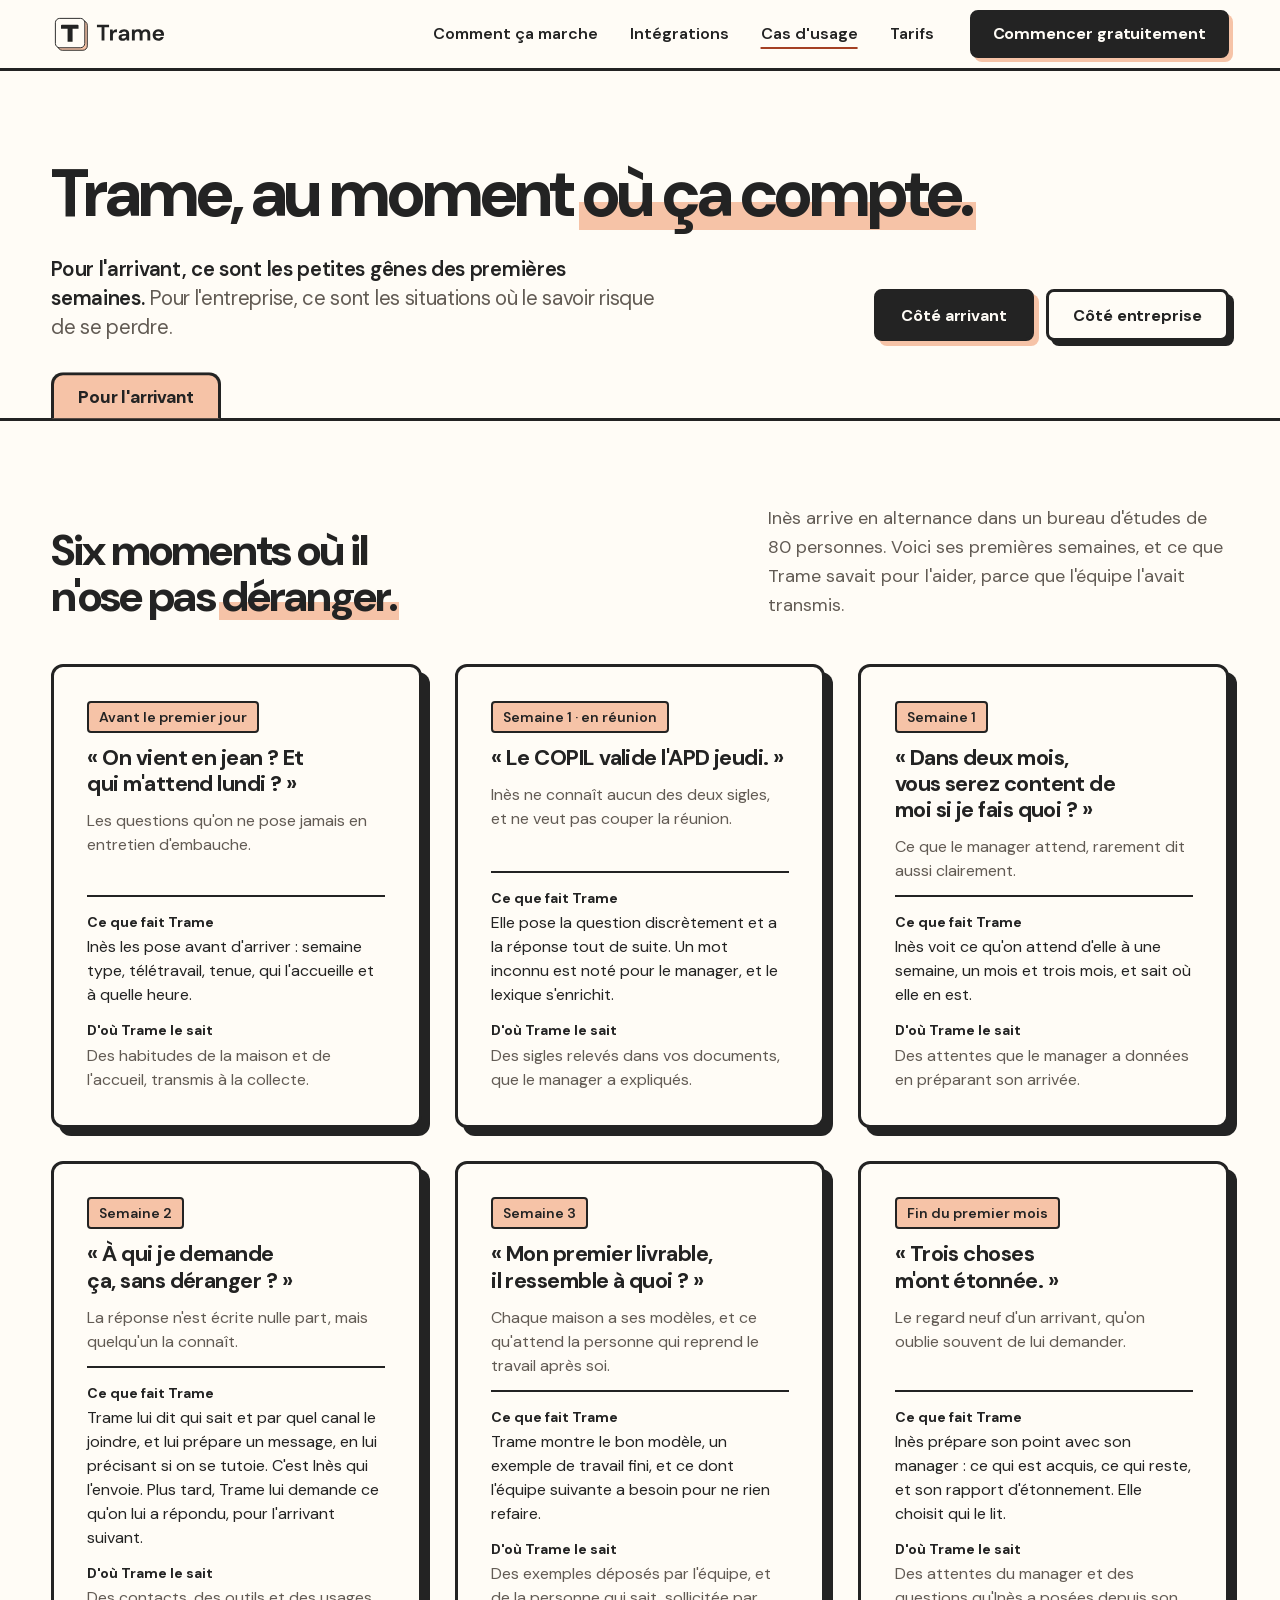
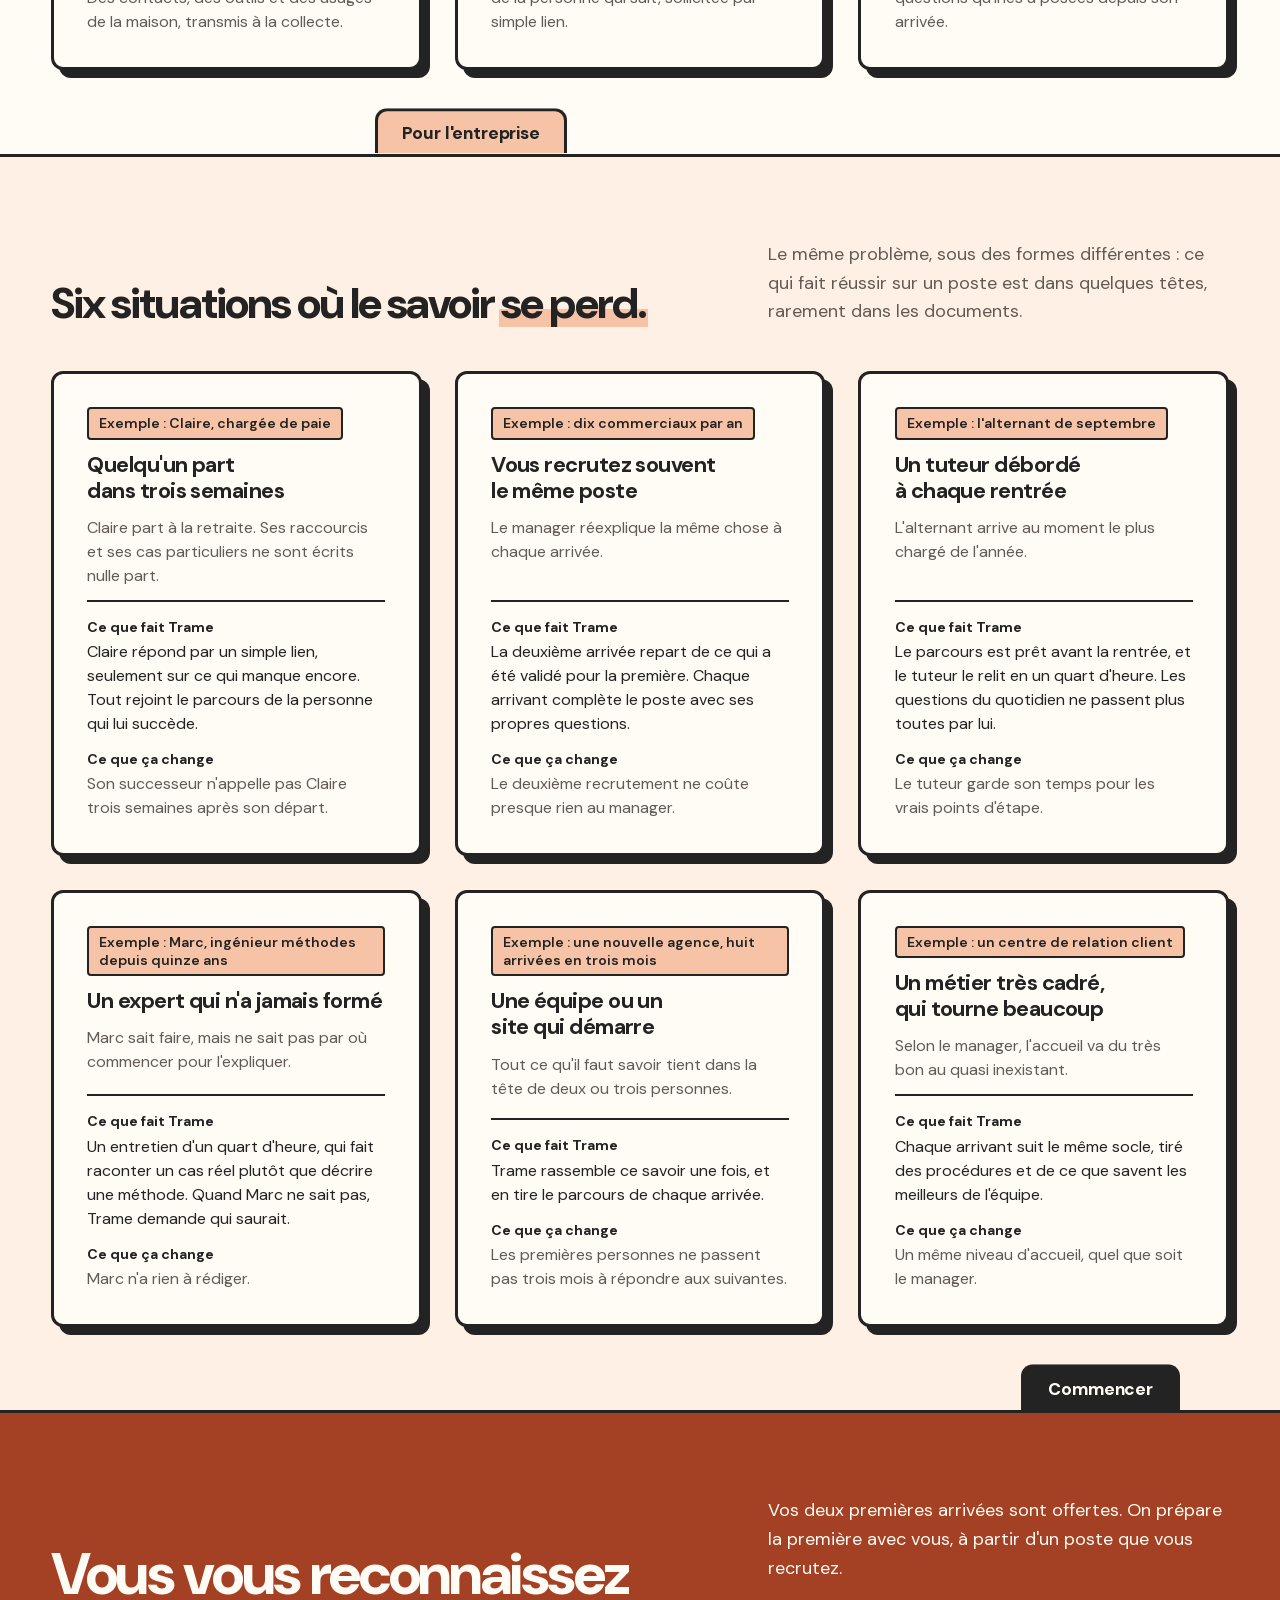
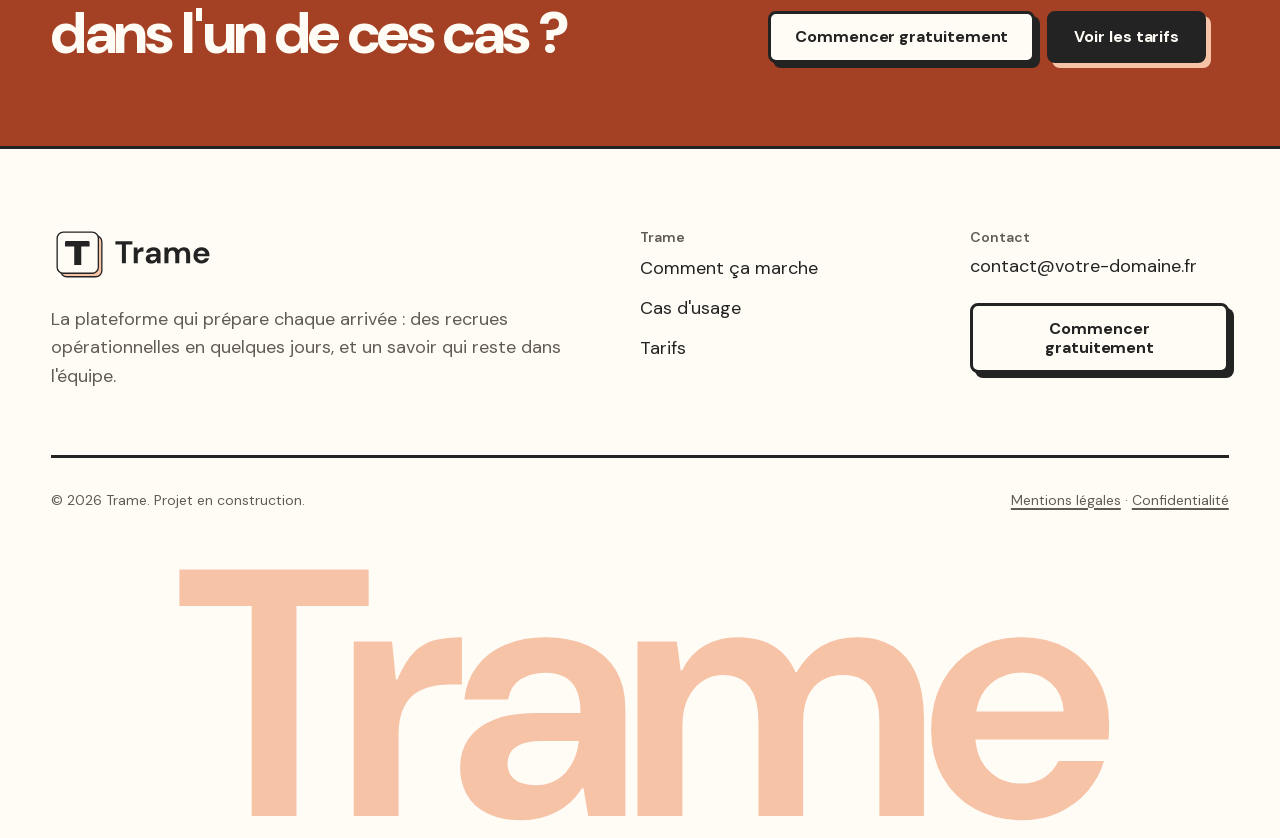
<file: cas-usage.html>
<!doctype html>
<html lang="fr">
<head>
<meta charset="utf-8">
<meta name="viewport" content="width=device-width, initial-scale=1, viewport-fit=cover">
<title>Cas d'usage · Trame</title>
<meta name="description" content="Les moments où Trame aide un arrivant, et les situations où il évite à l'entreprise de perdre son savoir.">
<meta property="og:title" content="Cas d'usage · Trame">
<meta property="og:description" content="Les moments où Trame aide un arrivant, et les situations où il évite à l'entreprise de perdre son savoir.">
<meta property="og:type" content="website">
<meta property="og:locale" content="fr_FR">
<meta name="theme-color" content="#FFFCF6">
<!-- Site en construction : non indexé. -->
<meta name="robots" content="noindex">
<link rel="icon" type="image/svg+xml" href="assets/logo/trame-symbole.svg">
<link rel="icon" type="image/png" sizes="32x32" href="assets/logo/favicon-32.png">
<link rel="preload" href="assets/fonts/dm-sans-normal-latin.woff2" as="font" type="font/woff2" crossorigin>
<link rel="stylesheet" href="site.css">
</head>
<body class="trame" id="top" data-page="cas-usage">

<a class="skip" href="#contenu">Aller au contenu</a>

<header class="masthead">
  <div class="wrap masthead__bar">
    <a class="logo" href="index.html" aria-label="Trame, accueil"><img src="assets/logo/trame-signature.svg" width="122" height="40" alt=""></a>
    <button class="menu-btn" type="button" aria-expanded="false" aria-controls="nav">Menu <svg class="menu-btn__icon" viewBox="0 0 24 24" width="20" height="20" aria-hidden="true"><path d="M4 7h16M4 12h16M4 17h16"/></svg></button>
    <nav id="nav" class="nav" aria-label="Navigation principale">
      <a href="index.html#comment" class="nav__link">Comment ça marche</a>
      <a href="index.html#integrations" class="nav__link">Intégrations</a>
      <a href="cas-usage.html" class="nav__link" aria-current="page">Cas d'usage</a>
      <a href="tarifs.html" class="nav__link">Tarifs</a>
      <a href="index.html#commencer" class="btn btn--sm" data-cta="nav">Commencer gratuitement</a>
    </nav>
  </div>
</header>

<main id="contenu" tabindex="-1">

  <section class="page-head" aria-labelledby="page-title">
    <div class="wrap page-head__grid">
      <h1 id="page-title">Trame, au moment <mark>où ça compte.</mark></h1>
      <div class="page-head__text">
        <p class="hero__lead">Pour l'arrivant, ce sont les petites gênes des premières semaines. <span>Pour l'entreprise, ce sont les situations où le savoir risque de se perdre.</span></p>
        <div class="actions">
          <a href="#arrivant" class="btn">Côté arrivant</a>
          <a href="#entreprise" class="btn btn--ghost">Côté entreprise</a>
        </div>
      </div>
    </div>
  </section>

  <section id="arrivant" class="section" aria-labelledby="arrivant-title" tabindex="-1">
    <div class="wrap">
      <p class="tab" style="--tab-i:0">Pour l'arrivant</p>
      <div class="lede">
        <h2 id="arrivant-title">Six moments où il n'ose pas <mark>déranger.</mark></h2>
        <p>Inès arrive en alternance dans un bureau d'études de 80 personnes. Voici ses premières semaines, et ce que Trame savait pour l'aider, parce que l'équipe l'avait transmis.</p>
      </div>
      <div class="cases">
        <article class="case">
          <p class="case__when">Avant le premier jour</p>
          <h3 class="case__quote">« On vient en jean ? Et qui m'attend lundi ? »</h3>
          <p class="case__context">Les questions qu'on ne pose jamais en entretien d'embauche.</p>
          <dl class="case__facts">
            <div><dt>Ce que fait Trame</dt><dd>Inès les pose avant d'arriver : semaine type, télétravail, tenue, qui l'accueille et à quelle heure.</dd></div>
            <div><dt>D'où Trame le sait</dt><dd>Des habitudes de la maison et de l'accueil, transmis à la collecte.</dd></div>
          </dl>
        </article>
        <article class="case">
          <p class="case__when">Semaine 1 · en réunion</p>
          <h3 class="case__quote">« Le COPIL valide l'APD jeudi. »</h3>
          <p class="case__context">Inès ne connaît aucun des deux sigles, et ne veut pas couper la réunion.</p>
          <dl class="case__facts">
            <div><dt>Ce que fait Trame</dt><dd>Elle pose la question discrètement et a la réponse tout de suite. Un mot inconnu est noté pour le manager, et le lexique s'enrichit.</dd></div>
            <div><dt>D'où Trame le sait</dt><dd>Des sigles relevés dans vos documents, que le manager a expliqués.</dd></div>
          </dl>
        </article>
        <article class="case">
          <p class="case__when">Semaine 1</p>
          <h3 class="case__quote">« Dans deux mois, vous serez content de moi si je fais quoi ? »</h3>
          <p class="case__context">Ce que le manager attend, rarement dit aussi clairement.</p>
          <dl class="case__facts">
            <div><dt>Ce que fait Trame</dt><dd>Inès voit ce qu'on attend d'elle à une semaine, un mois et trois mois, et sait où elle en est.</dd></div>
            <div><dt>D'où Trame le sait</dt><dd>Des attentes que le manager a données en préparant son arrivée.</dd></div>
          </dl>
        </article>
        <article class="case">
          <p class="case__when">Semaine 2</p>
          <h3 class="case__quote">« À qui je demande ça, sans déranger ? »</h3>
          <p class="case__context">La réponse n'est écrite nulle part, mais quelqu'un la connaît.</p>
          <dl class="case__facts">
            <div><dt>Ce que fait Trame</dt><dd>Trame lui dit qui sait et par quel canal le joindre, et lui prépare un message, en lui précisant si on se tutoie. C'est Inès qui l'envoie. Plus tard, Trame lui demande ce qu'on lui a répondu, pour l'arrivant suivant.</dd></div>
            <div><dt>D'où Trame le sait</dt><dd>Des contacts, des outils et des usages de la maison, transmis à la collecte.</dd></div>
          </dl>
        </article>
        <article class="case">
          <p class="case__when">Semaine 3</p>
          <h3 class="case__quote">« Mon premier livrable, il ressemble à quoi ? »</h3>
          <p class="case__context">Chaque maison a ses modèles, et ce qu'attend la personne qui reprend le travail après soi.</p>
          <dl class="case__facts">
            <div><dt>Ce que fait Trame</dt><dd>Trame montre le bon modèle, un exemple de travail fini, et ce dont l'équipe suivante a besoin pour ne rien refaire.</dd></div>
            <div><dt>D'où Trame le sait</dt><dd>Des exemples déposés par l'équipe, et de la personne qui sait, sollicitée par simple lien.</dd></div>
          </dl>
        </article>
        <article class="case">
          <p class="case__when">Fin du premier mois</p>
          <h3 class="case__quote">« Trois choses m'ont étonnée. »</h3>
          <p class="case__context">Le regard neuf d'un arrivant, qu'on oublie souvent de lui demander.</p>
          <dl class="case__facts">
            <div><dt>Ce que fait Trame</dt><dd>Inès prépare son point avec son manager : ce qui est acquis, ce qui reste, et son rapport d'étonnement. Elle choisit qui le lit.</dd></div>
            <div><dt>D'où Trame le sait</dt><dd>Des attentes du manager et des questions qu'Inès a posées depuis son arrivée.</dd></div>
          </dl>
        </article>
      </div>
    </div>
  </section>

  <section id="entreprise" class="section section--apricot" aria-labelledby="entreprise-title" tabindex="-1">
    <div class="wrap">
      <p class="tab" style="--tab-i:2">Pour l'entreprise</p>
      <div class="lede">
        <h2 id="entreprise-title">Six situations où le savoir <mark>se perd.</mark></h2>
        <p>Le même problème, sous des formes différentes : ce qui fait réussir sur un poste est dans quelques têtes, rarement dans les documents.</p>
      </div>
      <div class="cases">
        <article class="case">
          <p class="case__when">Exemple : Claire, chargée de paie</p>
          <h3 class="case__title">Quelqu'un part dans trois semaines</h3>
          <p class="case__context">Claire part à la retraite. Ses raccourcis et ses cas particuliers ne sont écrits nulle part.</p>
          <dl class="case__facts">
            <div><dt>Ce que fait Trame</dt><dd>Claire répond par un simple lien, seulement sur ce qui manque encore. Tout rejoint le parcours de la personne qui lui succède.</dd></div>
            <div><dt>Ce que ça change</dt><dd>Son successeur n'appelle pas Claire trois semaines après son départ.</dd></div>
          </dl>
        </article>
        <article class="case">
          <p class="case__when">Exemple : dix commerciaux par an</p>
          <h3 class="case__title">Vous recrutez souvent le même poste</h3>
          <p class="case__context">Le manager réexplique la même chose à chaque arrivée.</p>
          <dl class="case__facts">
            <div><dt>Ce que fait Trame</dt><dd>La deuxième arrivée repart de ce qui a été validé pour la première. Chaque arrivant complète le poste avec ses propres questions.</dd></div>
            <div><dt>Ce que ça change</dt><dd>Le deuxième recrutement ne coûte presque rien au manager.</dd></div>
          </dl>
        </article>
        <article class="case">
          <p class="case__when">Exemple : l'alternant de septembre</p>
          <h3 class="case__title">Un tuteur débordé à chaque rentrée</h3>
          <p class="case__context">L'alternant arrive au moment le plus chargé de l'année.</p>
          <dl class="case__facts">
            <div><dt>Ce que fait Trame</dt><dd>Le parcours est prêt avant la rentrée, et le tuteur le relit en un quart d'heure. Les questions du quotidien ne passent plus toutes par lui.</dd></div>
            <div><dt>Ce que ça change</dt><dd>Le tuteur garde son temps pour les vrais points d'étape.</dd></div>
          </dl>
        </article>
        <article class="case">
          <p class="case__when">Exemple : Marc, ingénieur méthodes depuis quinze ans</p>
          <h3 class="case__title">Un expert qui n'a jamais formé</h3>
          <p class="case__context">Marc sait faire, mais ne sait pas par où commencer pour l'expliquer.</p>
          <dl class="case__facts">
            <div><dt>Ce que fait Trame</dt><dd>Un entretien d'un quart d'heure, qui fait raconter un cas réel plutôt que décrire une méthode. Quand Marc ne sait pas, Trame demande qui saurait.</dd></div>
            <div><dt>Ce que ça change</dt><dd>Marc n'a rien à rédiger.</dd></div>
          </dl>
        </article>
        <article class="case">
          <p class="case__when">Exemple : une nouvelle agence, huit arrivées en trois mois</p>
          <h3 class="case__title">Une équipe ou un site qui démarre</h3>
          <p class="case__context">Tout ce qu'il faut savoir tient dans la tête de deux ou trois personnes.</p>
          <dl class="case__facts">
            <div><dt>Ce que fait Trame</dt><dd>Trame rassemble ce savoir une fois, et en tire le parcours de chaque arrivée.</dd></div>
            <div><dt>Ce que ça change</dt><dd>Les premières personnes ne passent pas trois mois à répondre aux suivantes.</dd></div>
          </dl>
        </article>
        <article class="case">
          <p class="case__when">Exemple : un centre de relation client</p>
          <h3 class="case__title">Un métier très cadré, qui tourne beaucoup</h3>
          <p class="case__context">Selon le manager, l'accueil va du très bon au quasi inexistant.</p>
          <dl class="case__facts">
            <div><dt>Ce que fait Trame</dt><dd>Chaque arrivant suit le même socle, tiré des procédures et de ce que savent les meilleurs de l'équipe.</dd></div>
            <div><dt>Ce que ça change</dt><dd>Un même niveau d'accueil, quel que soit le manager.</dd></div>
          </dl>
        </article>
      </div>
    </div>
  </section>

  <section id="demo" class="section section--ink" aria-labelledby="demo-title" tabindex="-1">
    <div class="wrap">
      <p class="tab tab--last" style="--tab-i:6">Commencer</p>
      <div class="closing">
        <h2 id="demo-title">Vous vous reconnaissez dans <span class="nowrap">l'un de ces cas ?</span></h2>
        <div class="closing__side">
          <p>Vos deux premières arrivées sont offertes. On prépare la première avec vous, à partir d'un poste que vous recrutez.</p>
          <div class="actions">
            <a href="index.html#commencer" class="btn btn--paper" data-cta="cas-usage-bas">Commencer gratuitement</a>
            <a href="tarifs.html" class="btn">Voir les tarifs</a>
          </div>
        </div>
      </div>
    </div>
  </section>

</main>

<footer class="colophon">
  <div class="wrap">
    <div class="colophon__top">
      <div class="colophon__brand">
        <a class="logo logo--lg" href="index.html" aria-label="Trame, accueil"><img src="assets/logo/trame-signature.svg" width="171" height="56" alt=""></a>
        <p>La plateforme qui prépare chaque arrivée : des recrues opérationnelles en quelques jours, et un savoir qui reste dans l'équipe.</p>
      </div>
      <nav class="colophon__nav" aria-label="Pages du site">
        <p class="colophon__label">Trame</p>
        <a href="index.html#comment">Comment ça marche</a>
        <a href="cas-usage.html">Cas d'usage</a>
        <a href="tarifs.html">Tarifs</a>
      </nav>
      <div class="colophon__contact">
        <p class="colophon__label">Contact</p>
        <p class="sel">contact@votre-domaine.fr</p>
        <a href="index.html#commencer" class="btn btn--ghost" data-cta="footer">Commencer gratuitement</a>
      </div>
    </div>

    <div class="colophon__bottom">
      <span>© 2026 Trame. Projet en construction.</span>
      <span><a href="index.html#mentions">Mentions légales</a> · <a href="index.html#confidentialite">Confidentialité</a></span>
    </div>
  </div>
  <p class="colophon__mark" aria-hidden="true">Trame</p>
</footer>

<script src="site.js"></script>
</body>
</html>
</file>
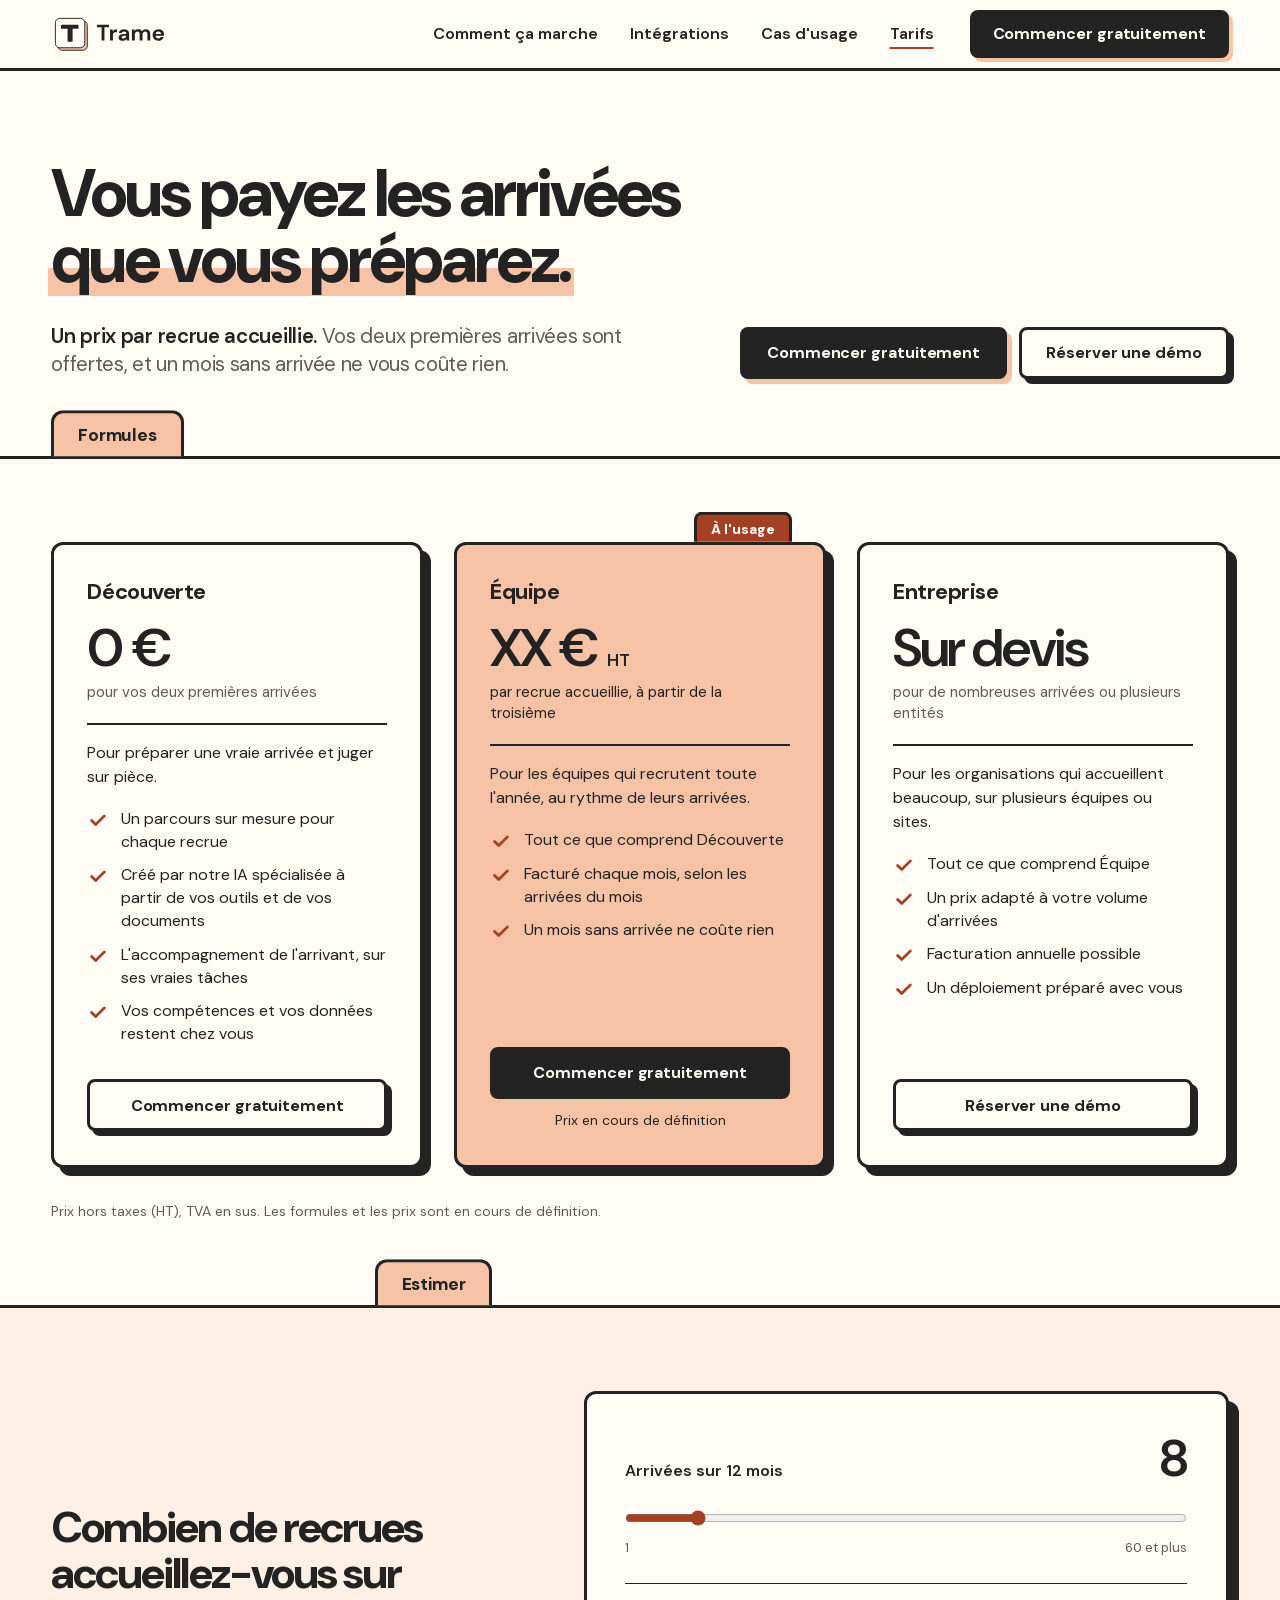
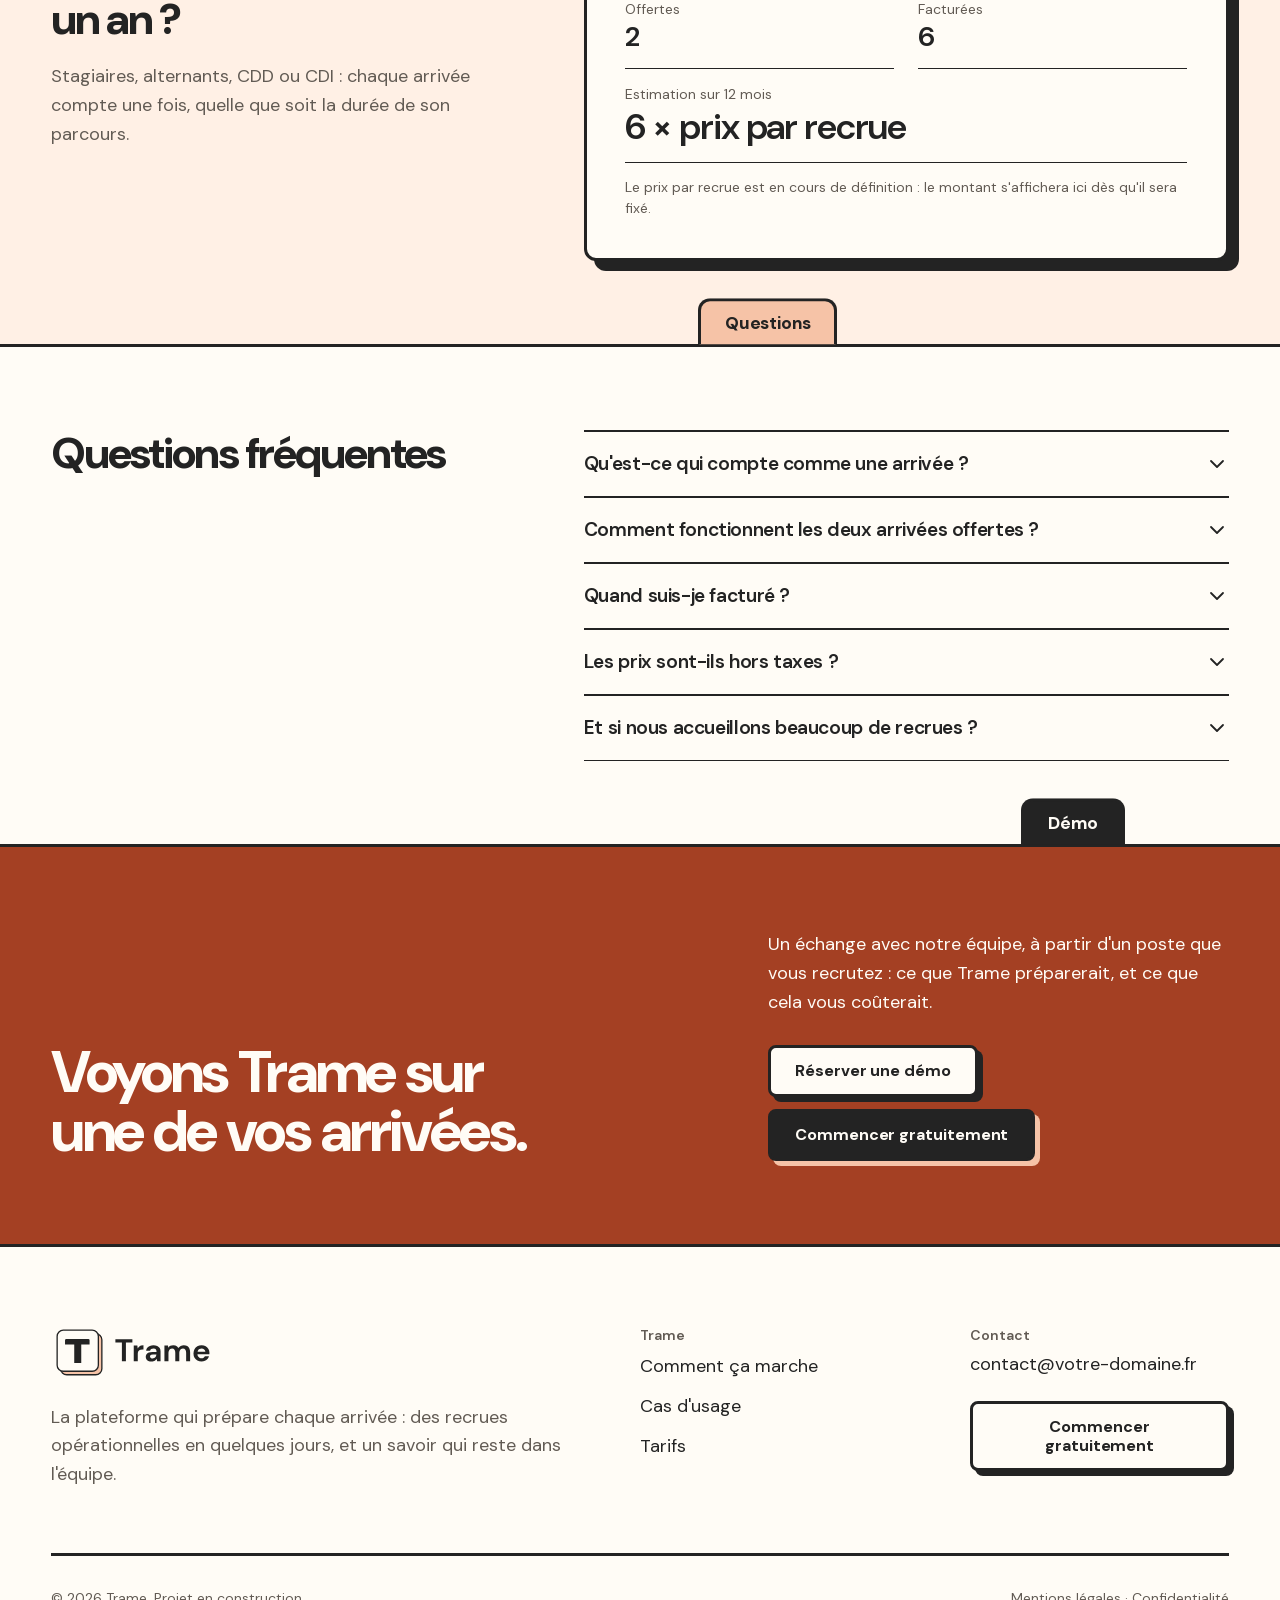
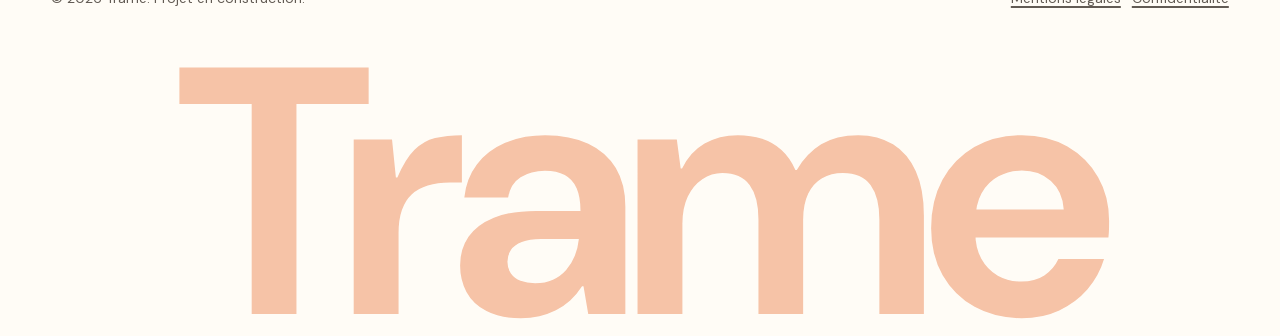
<file: tarifs.html>
<!doctype html>
<html lang="fr">
<head>
<meta charset="utf-8">
<meta name="viewport" content="width=device-width, initial-scale=1, viewport-fit=cover">
<title>Tarifs · Trame</title>
<meta name="description" content="Trame se paie à l'usage : un prix par recrue accueillie, et vos deux premières arrivées offertes. Prix hors taxes.">
<meta property="og:title" content="Tarifs · Trame">
<meta property="og:description" content="Trame se paie à l'usage : un prix par recrue accueillie, et vos deux premières arrivées offertes. Prix hors taxes.">
<meta property="og:type" content="website">
<meta property="og:locale" content="fr_FR">
<meta name="theme-color" content="#FFFCF6">
<!-- Site en construction : non indexé. -->
<meta name="robots" content="noindex">
<link rel="icon" type="image/svg+xml" href="assets/logo/trame-symbole.svg">
<link rel="icon" type="image/png" sizes="32x32" href="assets/logo/favicon-32.png">
<link rel="preload" href="assets/fonts/dm-sans-normal-latin.woff2" as="font" type="font/woff2" crossorigin>
<link rel="stylesheet" href="site.css">
</head>
<body class="trame" id="top" data-page="tarifs">

<a class="skip" href="#contenu">Aller au contenu</a>

<header class="masthead">
  <div class="wrap masthead__bar">
    <a class="logo" href="index.html" aria-label="Trame, accueil"><img src="assets/logo/trame-signature.svg" width="122" height="40" alt=""></a>
    <button class="menu-btn" type="button" aria-expanded="false" aria-controls="nav">Menu <svg class="menu-btn__icon" viewBox="0 0 24 24" width="20" height="20" aria-hidden="true"><path d="M4 7h16M4 12h16M4 17h16"/></svg></button>
    <nav id="nav" class="nav" aria-label="Navigation principale">
      <a href="index.html#comment" class="nav__link">Comment ça marche</a>
      <a href="index.html#integrations" class="nav__link">Intégrations</a>
      <a href="cas-usage.html" class="nav__link">Cas d'usage</a>
      <a href="tarifs.html" class="nav__link" aria-current="page">Tarifs</a>
      <a href="index.html#commencer" class="btn btn--sm" data-cta="nav">Commencer gratuitement</a>
    </nav>
  </div>
</header>

<main id="contenu" tabindex="-1">

  <section class="page-head" aria-labelledby="page-title">
    <div class="wrap page-head__grid">
      <h1 id="page-title">Vous payez les arrivées <mark>que vous préparez.</mark></h1>
      <div class="page-head__text">
        <p class="hero__lead">Un prix par recrue accueillie. <span>Vos deux premières arrivées sont offertes, et un mois sans arrivée ne vous coûte rien.</span></p>
        <div class="actions">
          <a href="index.html#commencer" class="btn" data-cta="tarifs-haut">Commencer gratuitement</a>
          <a href="#demo" class="btn btn--ghost" data-demo="tarifs-haut">Réserver une démo</a>
        </div>
      </div>
    </div>
  </section>

  <section id="formules" class="section" aria-labelledby="formules-title" tabindex="-1">
    <div class="wrap">
      <p class="tab" style="--tab-i:0">Formules</p>
      <h2 id="formules-title" class="visually-hidden">Les formules</h2>
      <div class="plans">
        <article class="plan">
          <h3 class="plan__name">Découverte</h3>
          <p class="plan__price"><span class="plan__amount">0&nbsp;€</span></p>
          <p class="plan__unit">pour vos deux premières arrivées</p>
          <p class="plan__desc">Pour préparer une vraie arrivée et juger sur pièce.</p>
          <ul class="ticks plan__list">
            <li><svg class="tick" viewBox="0 0 24 24" width="22" height="22" aria-hidden="true"><path d="M5 12.5l4.5 4.5L19 7.5"/></svg>Un parcours sur mesure pour chaque recrue</li>
            <li><svg class="tick" viewBox="0 0 24 24" width="22" height="22" aria-hidden="true"><path d="M5 12.5l4.5 4.5L19 7.5"/></svg>Créé par notre IA spécialisée à partir de vos outils et de vos documents</li>
            <li><svg class="tick" viewBox="0 0 24 24" width="22" height="22" aria-hidden="true"><path d="M5 12.5l4.5 4.5L19 7.5"/></svg>L'accompagnement de l'arrivant, sur ses vraies tâches</li>
            <li><svg class="tick" viewBox="0 0 24 24" width="22" height="22" aria-hidden="true"><path d="M5 12.5l4.5 4.5L19 7.5"/></svg>Vos compétences et vos données restent chez vous</li>
          </ul>
          <a href="index.html#commencer" class="btn btn--ghost btn--block plan__cta" data-plan="decouverte">Commencer gratuitement</a>
        </article>
        <article class="plan plan--main">
          <p class="plan__flag">À l'usage</p>
          <h3 class="plan__name">Équipe</h3>
          <p class="plan__price"><span class="plan__amount plan__amount--todo">XX&nbsp;€</span> <span class="plan__tax">HT</span></p>
          <p class="plan__unit">par recrue accueillie, à partir de la troisième</p>
          <p class="plan__desc">Pour les équipes qui recrutent toute l'année, au rythme de leurs arrivées.</p>
          <ul class="ticks plan__list">
            <li><svg class="tick" viewBox="0 0 24 24" width="22" height="22" aria-hidden="true"><path d="M5 12.5l4.5 4.5L19 7.5"/></svg>Tout ce que comprend Découverte</li>
            <li><svg class="tick" viewBox="0 0 24 24" width="22" height="22" aria-hidden="true"><path d="M5 12.5l4.5 4.5L19 7.5"/></svg>Facturé chaque mois, selon les arrivées du mois</li>
            <li><svg class="tick" viewBox="0 0 24 24" width="22" height="22" aria-hidden="true"><path d="M5 12.5l4.5 4.5L19 7.5"/></svg>Un mois sans arrivée ne coûte rien</li>
          </ul>
          <a href="index.html#commencer" class="btn btn--block plan__cta" data-plan="equipe">Commencer gratuitement</a>
          <p class="plan__todo">Prix en cours de définition</p>
        </article>
        <article class="plan">
          <h3 class="plan__name">Entreprise</h3>
          <p class="plan__price"><span class="plan__amount">Sur devis</span></p>
          <p class="plan__unit">pour de nombreuses arrivées ou plusieurs entités</p>
          <p class="plan__desc">Pour les organisations qui accueillent beaucoup, sur plusieurs équipes ou sites.</p>
          <ul class="ticks plan__list">
            <li><svg class="tick" viewBox="0 0 24 24" width="22" height="22" aria-hidden="true"><path d="M5 12.5l4.5 4.5L19 7.5"/></svg>Tout ce que comprend Équipe</li>
            <li><svg class="tick" viewBox="0 0 24 24" width="22" height="22" aria-hidden="true"><path d="M5 12.5l4.5 4.5L19 7.5"/></svg>Un prix adapté à votre volume d'arrivées</li>
            <li><svg class="tick" viewBox="0 0 24 24" width="22" height="22" aria-hidden="true"><path d="M5 12.5l4.5 4.5L19 7.5"/></svg>Facturation annuelle possible</li>
            <li><svg class="tick" viewBox="0 0 24 24" width="22" height="22" aria-hidden="true"><path d="M5 12.5l4.5 4.5L19 7.5"/></svg>Un déploiement préparé avec vous</li>
          </ul>
          <a href="#demo" class="btn btn--ghost btn--block plan__cta" data-plan="entreprise" data-demo="plan-entreprise">Réserver une démo</a>
        </article>
      </div>
      <p class="plans__note">Prix hors taxes (HT), TVA en sus. Les formules et les prix sont en cours de définition.</p>
    </div>
  </section>

  <section id="estimer" class="section section--apricot" aria-labelledby="estimer-title" tabindex="-1">
    <div class="wrap">
      <p class="tab" style="--tab-i:2">Estimer</p>
      <div class="estimate">
        <div class="estimate__intro">
          <h2 id="estimer-title">Combien de recrues <span class="nowrap">accueillez-vous</span> sur un an ?</h2>
          <p>Stagiaires, alternants, CDD ou CDI : chaque arrivée compte une fois, quelle que soit la durée de son parcours.</p>
        </div>
        <div class="estimator">
          <div class="estimator__field">
            <label for="arrivees">Arrivées sur 12 mois</label>
            <output id="arrivees-out" for="arrivees" class="estimator__count">8</output>
          </div>
          <input id="arrivees" type="range" min="1" max="60" step="1" value="8">
          <div class="estimator__scale" aria-hidden="true"><span>1</span><span>60 et plus</span></div>
          <dl class="estimator__out">
            <div><dt>Offertes</dt><dd id="est-free">2</dd></div>
            <div><dt>Facturées</dt><dd id="est-paid">6</dd></div>
            <div class="estimator__total"><dt>Estimation sur 12 mois</dt><dd id="est-total" aria-live="polite">6 × prix par recrue</dd></div>
          </dl>
          <p id="est-note" class="estimator__note">Le prix par recrue est en cours de définition : le montant s'affichera ici dès qu'il sera fixé.</p>
          <p id="est-big" class="estimator__big" hidden>Au-delà de 60 arrivées par an, la formule Entreprise sera plus adaptée. <a href="#demo" data-demo="estimation">Parlons-en</a></p>
        </div>
      </div>
    </div>
  </section>

  <section id="questions" class="section" aria-labelledby="questions-title" tabindex="-1">
    <div class="wrap">
      <p class="tab" style="--tab-i:4">Questions</p>
      <div class="faq">
        <h2 id="questions-title">Questions fréquentes</h2>
        <div class="faq__list">
        <details class="legal faq__item">
          <summary>Qu'est-ce qui compte comme une arrivée ? <svg class="legal__chev" viewBox="0 0 24 24" width="24" height="24" aria-hidden="true"><path d="M6 9l6 6 6-6"/></svg></summary>
          <div class="legal__body"><p>Une personne qui rejoint votre équipe et pour qui Trame prépare un parcours : stagiaire, alternant, CDD ou CDI. Elle est comptée une seule fois, quelle que soit la durée de son parcours.</p></div>
        </details>
        <details class="legal faq__item">
          <summary>Comment fonctionnent les deux arrivées offertes ? <svg class="legal__chev" viewBox="0 0 24 24" width="24" height="24" aria-hidden="true"><path d="M6 9l6 6 6-6"/></svg></summary>
          <div class="legal__body"><p>Les deux premières recrues que vous accueillez avec Trame ne vous sont pas facturées. Vous voyez le résultat sur de vraies arrivées avant de payer quoi que ce soit.</p></div>
        </details>
        <details class="legal faq__item">
          <summary>Quand suis-je facturé ? <svg class="legal__chev" viewBox="0 0 24 24" width="24" height="24" aria-hidden="true"><path d="M6 9l6 6 6-6"/></svg></summary>
          <div class="legal__body"><p>Chaque mois, pour les arrivées préparées dans le mois. Un mois sans arrivée ne vous coûte rien.</p></div>
        </details>
        <details class="legal faq__item">
          <summary>Les prix sont-ils hors taxes ? <svg class="legal__chev" viewBox="0 0 24 24" width="24" height="24" aria-hidden="true"><path d="M6 9l6 6 6-6"/></svg></summary>
          <div class="legal__body"><p>Oui. Trame s'adresse aux entreprises : les prix sont affichés hors taxes, et la TVA s'ajoute sur la facture.</p></div>
        </details>
        <details class="legal faq__item">
          <summary>Et si nous accueillons beaucoup de recrues ? <svg class="legal__chev" viewBox="0 0 24 24" width="24" height="24" aria-hidden="true"><path d="M6 9l6 6 6-6"/></svg></summary>
          <div class="legal__body"><p>La formule Entreprise adapte le prix à votre volume et s'organise sur plusieurs équipes ou sites. Réservez une démo : on regarde ensemble vos arrivées à venir.</p></div>
        </details>
        </div>
      </div>
    </div>
  </section>

  <section id="demo" class="section section--ink" aria-labelledby="demo-title" tabindex="-1">
    <div class="wrap">
      <p class="tab tab--last" style="--tab-i:6">Démo</p>
      <div class="closing">
        <h2 id="demo-title">Voyons Trame sur une de vos arrivées.</h2>
        <div class="closing__side">
          <p>Un échange avec notre équipe, à partir d'un poste que vous recrutez : ce que Trame préparerait, et ce que cela vous coûterait.</p>
          <div class="actions">
            <a href="#demo-msg" class="btn btn--paper" data-demo="bandeau">Réserver une démo</a>
            <a href="index.html#commencer" class="btn" data-cta="tarifs-bas">Commencer gratuitement</a>
          </div>
          <p id="demo-msg" class="closing__msg" role="status" aria-live="polite"></p>
        </div>
      </div>
    </div>
  </section>

</main>

<footer class="colophon">
  <div class="wrap">
    <div class="colophon__top">
      <div class="colophon__brand">
        <a class="logo logo--lg" href="index.html" aria-label="Trame, accueil"><img src="assets/logo/trame-signature.svg" width="171" height="56" alt=""></a>
        <p>La plateforme qui prépare chaque arrivée : des recrues opérationnelles en quelques jours, et un savoir qui reste dans l'équipe.</p>
      </div>
      <nav class="colophon__nav" aria-label="Pages du site">
        <p class="colophon__label">Trame</p>
        <a href="index.html#comment">Comment ça marche</a>
        <a href="cas-usage.html">Cas d'usage</a>
        <a href="tarifs.html">Tarifs</a>
      </nav>
      <div class="colophon__contact">
        <p class="colophon__label">Contact</p>
        <p class="sel">contact@votre-domaine.fr</p>
        <a href="index.html#commencer" class="btn btn--ghost" data-cta="footer">Commencer gratuitement</a>
      </div>
    </div>

    <div class="colophon__bottom">
      <span>© 2026 Trame. Projet en construction.</span>
      <span><a href="index.html#mentions">Mentions légales</a> · <a href="index.html#confidentialite">Confidentialité</a></span>
    </div>
  </div>
  <p class="colophon__mark" aria-hidden="true">Trame</p>
</footer>

<script src="site.js"></script>
</body>
</html>
</file>
<file: site.css>
/* Trame · site (accueil, tarifs), direction « Atelier de transmission ».
   Repris de la landing Trame (dépôt trame-landing) ; tout est limité à .trame. */

@font-face{font-family:"DM Sans";font-style:normal;font-weight:100 1000;font-display:swap;src:url("assets/fonts/dm-sans-normal-latin.woff2") format("woff2");unicode-range:U+0000-00FF,U+0131,U+0152-0153,U+02BB-02BC,U+02C6,U+02DA,U+02DC,U+0304,U+0308,U+0329,U+2000-206F,U+20AC,U+2122,U+2191,U+2193,U+2212,U+2215,U+FEFF,U+FFFD}
@font-face{font-family:"DM Sans";font-style:normal;font-weight:100 1000;font-display:swap;src:url("assets/fonts/dm-sans-normal-latin-ext.woff2") format("woff2");unicode-range:U+0100-02BA,U+02BD-02C5,U+02C7-02CC,U+02CE-02D7,U+02DD-02FF,U+0304,U+0308,U+0329,U+1D00-1DBF,U+1E00-1E9F,U+1EF2-1EFF,U+2020,U+20A0-20AB,U+20AD-20C0,U+2113,U+2C60-2C7F,U+A720-A7FF}

/* ---------- Tokens ---------- */
.trame{
  --paper:#FFFCF6;--ink:#232323;--peach:#F6C3A7;--apricot:#FFF0E5;--ember:#A44023;--muted:#625B54;--line:#B6A99C;
  /* texte secondaire sur encre, teinté du papier (8:1 sur #232323) */
  --on-ink:#FFFCF6;--on-ink-muted:#D6CCC1;
  --font:"DM Sans",Arial,sans-serif;
  --radius-control:6px;--radius-panel:10px;
  --gutter:clamp(20px,4vw,56px);
  --masthead:68px;
  --section:clamp(80px,9vw,136px);
  --text:clamp(16px,.9rem + .3vw,18px);
  margin:0;font-family:var(--font);font-size:var(--text);line-height:1.6;color:var(--ink);background:var(--paper);
  -webkit-text-size-adjust:100%;text-rendering:optimizeLegibility;-webkit-font-smoothing:antialiased;
  caret-color:var(--ember);accent-color:var(--ink);scrollbar-color:var(--line) var(--paper);
}
.trame *,.trame *::before,.trame *::after{box-sizing:border-box}
.trame ::selection{background:var(--peach);color:var(--ink)}
.trame [hidden]{display:none!important}
.trame img,.trame svg,.trame picture{display:block;max-width:100%}
.trame a{color:inherit;text-underline-offset:.2em;text-decoration-thickness:1.5px}
.trame p,.trame figure,.trame dl,.trame dd{margin:0}
.trame h1,.trame h2,.trame h3{margin:0;font-weight:600;text-wrap:balance}
.trame h1{font-size:clamp(42px,5.8vw,88px);line-height:1;letter-spacing:-.04em}
.trame h2{font-size:clamp(32px,3.6vw,52px);line-height:1.06;letter-spacing:-.035em}
.trame h3{font-size:clamp(19px,1.5vw,22px);line-height:1.25;letter-spacing:-.02em}
.trame mark{background:none;color:inherit;text-decoration:underline;text-decoration-color:var(--peach);text-decoration-thickness:.18em;text-underline-offset:.08em;text-decoration-skip-ink:none}
.trame :focus-visible{outline:3px solid var(--ember);outline-offset:3px;border-radius:2px}
.trame [tabindex="-1"]:focus{outline:none}
.trame .wrap{width:100%;max-width:calc(1240px + 2 * var(--gutter));margin-inline:auto;padding-inline:max(var(--gutter),env(safe-area-inset-left,0px)) max(var(--gutter),env(safe-area-inset-right,0px))}
.trame .skip{position:absolute;left:12px;top:-60px;z-index:20;padding:10px 16px;background:var(--ink);color:var(--paper);border-radius:var(--radius-control);font-weight:600;text-decoration:none}
.trame .skip:focus{top:12px}

/* ---------- Boutons ---------- */
.trame .btn{min-height:52px;display:inline-flex;align-items:center;justify-content:center;gap:10px;padding:13px 24px;border:1.5px solid var(--ink);border-radius:var(--radius-control);font:600 16px/1.2 var(--font);letter-spacing:-.005em;text-align:center;text-decoration:none;background:var(--ink);color:var(--paper);cursor:pointer;transition:background-color 160ms cubic-bezier(.16,1,.3,1),border-color 160ms cubic-bezier(.16,1,.3,1),color 160ms cubic-bezier(.16,1,.3,1)}
.trame .btn:hover{background:var(--ember);border-color:var(--ember)}
.trame .btn:active{background:#7E3019;border-color:#7E3019}
.trame .btn--ghost{background:transparent;color:var(--ink)}
.trame .btn--ghost:hover{background:var(--ink);border-color:var(--ink);color:var(--paper)}
.trame .btn--sm{min-height:48px;padding:11px 20px;white-space:nowrap}
.trame .btn--block{width:100%}
.trame .btn:disabled{cursor:progress;background:var(--muted);border-color:var(--muted)}
.trame .actions{display:flex;flex-wrap:wrap;gap:12px}

/* ---------- Bandeau ---------- */
.trame .masthead{position:sticky;top:0;z-index:10;background:var(--paper);border-bottom:1px solid var(--ink)}
.trame .masthead__bar{display:flex;align-items:center;justify-content:space-between;gap:16px;min-height:var(--masthead)}
.trame .logo{display:inline-flex;align-items:center;min-height:44px;flex:none}
.trame .logo img{width:auto;height:40px}
.trame .logo--lg img{height:56px}
.trame .nav{display:flex;align-items:center;gap:4px 32px}
.trame .nav__link{display:inline-flex;align-items:center;min-height:44px;font-size:16px;font-weight:500;text-decoration:none;text-underline-offset:8px;text-decoration-thickness:2px}
.trame .nav__link:hover{text-decoration-line:underline;text-decoration-color:var(--line)}
.trame .nav__link[aria-current]{text-decoration-line:underline;text-decoration-color:var(--ember)}
.trame .nav .btn{margin-left:4px}
@media (max-width:1040px){.trame .nav__link{display:none}}
@media (max-width:360px){.trame .logo img{height:34px}.trame .nav .btn{padding-inline:14px;font-size:15px}}

/* ---------- Hero ---------- */
.trame .hero{padding-block:clamp(40px,6vw,88px) clamp(40px,4.5vw,64px);overflow:hidden}
.trame .hero__grid{display:grid;grid-template-columns:minmax(0,1fr);gap:clamp(28px,4vw,48px);align-items:center}
.trame .hero h1{grid-column:1 / -1;max-width:14em}
.trame .hero__lead{font-size:clamp(19px,1.6vw,23px);line-height:1.4;font-weight:600;letter-spacing:-.015em}
.trame .hero__lead span{font-weight:400;color:var(--muted)}
.trame .ticks{list-style:none;margin:28px 0 0;padding:0;display:grid;gap:12px;max-width:34em}
.trame .ticks li{display:flex;gap:12px;align-items:flex-start}
.trame .tick{flex:none;margin-top:2px;fill:none;stroke:var(--ember);stroke-width:2.6;stroke-linecap:round;stroke-linejoin:round}
.trame .hero .actions{margin-top:36px}
.trame .hero__text{position:relative;z-index:1}
/* Le haut de l'illustration est du papier vide (6 % de sa hauteur) : elle remonte légèrement vers les boutons. */
.trame .hero__art{margin-top:-2%}
.trame .hero__art img{width:100%;height:auto}
@media (min-width:900px){
  .trame .hero__grid{grid-template-columns:minmax(0,5fr) minmax(0,7fr);column-gap:clamp(24px,3vw,48px)}
  .trame .hero h1{position:relative;z-index:1}
  .trame .hero__text{align-self:start}
  /* L'illustration remonte sous la seconde ligne, courte, du titre : son haut gauche est du papier vide. */
  .trame .hero__art{margin:calc(-1 * clamp(48px,9vw,136px)) calc(-1 * var(--gutter)) 0 0;align-self:start}
}

/* La vapeur du café : trois volutes au trait d'encre qui montent et s'effacent en boucle. */
.trame .hero__art{position:relative}
.trame .hero-steam{position:absolute;top:0;left:0;width:100%;height:auto;aspect-ratio:1090 / 920;pointer-events:none;overflow:visible}
.trame .hero-steam path{fill:none;stroke:var(--ink);stroke-width:3.6;stroke-linecap:round;stroke-dasharray:55 100;stroke-dashoffset:55;opacity:0;animation:trame-vapeur 3.6s cubic-bezier(.45,.1,.55,.9) infinite}
.trame .hero-steam path:nth-child(2){animation-delay:-1.2s;animation-duration:4s}
.trame .hero-steam path:nth-child(3){animation-delay:-2.5s}
@keyframes trame-vapeur{0%{stroke-dashoffset:55;opacity:0}20%{opacity:1}65%{opacity:.75}100%{stroke-dashoffset:-100;opacity:0}}

/* Survol de l'illustration : calques ajoutés par v2.js (souris uniquement), découpés dans la même image.
   Chaque calque grandit autour de son centre plus qu'il ne se déplace : il recouvre toujours son empreinte
   d'origine, sans laisser voir de double sous lui. */
.trame .hero-layer,.trame .hero-keys{position:absolute;top:0;left:0;width:100%;pointer-events:none}
.trame .hero-layer img{width:100%;height:auto;pointer-events:auto}
.trame .hero-layer{filter:drop-shadow(0 0 0 rgba(35,35,35,0));transition:transform .55s var(--lift),filter .55s var(--lift)}
.trame .hero-layer--panel{--lift:cubic-bezier(.2,.9,.25,1.15);transform-origin:65% 33.6%}
.trame .hero-layer--panel img{clip-path:polygon(73.67% 63.32%,49.45% 55.16%,48.99% 54.95%,48.49% 54.24%,48.39% 53.04%,50.50% 35.22%,53.26% 7.61%,53.44% 6.63%,54.13% 5.92%,55.14% 5.92%,76.70% 11.90%,81.56% 13.10%,82.29% 13.42%,82.71% 14.02%,82.80% 15.22%,81.06% 26.41%,77.94% 48.59%,76.06% 48.21%,75.60% 48.42%,75.18% 49.02%,73.35% 61.41%,73.53% 62.72%,73.90% 63.15%)}
.trame .hero-layer--panel:hover{transform:translate(-.3%,-.6%) scale(1.045);filter:drop-shadow(9px 11px 0 rgba(35,35,35,.14))}
.trame .hero-layer--card{--lift:cubic-bezier(.2,.9,.25,1.25);transform-origin:83.2% 58.4%}
.trame .hero-layer--card img{clip-path:polygon(90.00% 68.86%,88.90% 68.64%,76.33% 64.08%,74.77% 63.64%,74.04% 63.32%,73.53% 62.72%,73.35% 61.41%,73.81% 58.91%,75.00% 49.78%,75.28% 48.80%,75.60% 48.42%,76.51% 48.21%,90.28% 52.45%,92.20% 53.10%,92.89% 53.80%,93.07% 54.35%,93.07% 55.00%,91.51% 64.24%,91.15% 67.17%,90.87% 68.15%,90.46% 68.64%)}
.trame .hero-layer--card:hover{transform:translate(.2%,-.3%) scale(1.07) rotate(-1deg);filter:drop-shadow(7px 9px 0 var(--peach))}
/* La loupe se soulève et grossit ce qu'elle regarde. */
.trame .hero-layer--mag{--lift:cubic-bezier(.3,.8,.3,1);transform-origin:67.06% 75.65%}
.trame .hero-layer--mag img{clip-path:polygon(79.45% 94.08%,78.81% 94.08%,78.26% 93.86%,77.66% 93.26%,72.34% 85.76%,71.88% 84.78%,71.97% 84.35%,70.96% 83.04%,70.83% 82.66%,69.54% 83.42%,68.62% 83.75%,67.06% 83.97%,65.96% 83.86%,64.59% 83.42%,63.49% 82.77%,62.57% 82.01%,61.70% 80.98%,61.06% 79.89%,60.32% 77.93%,60.05% 75.65%,60.14% 74.35%,60.50% 72.72%,61.06% 71.41%,61.70% 70.33%,62.57% 69.29%,63.49% 68.53%,65.14% 67.66%,67.06% 67.34%,68.17% 67.45%,69.54% 67.88%,70.64% 68.53%,71.56% 69.29%,72.43% 70.33%,73.62% 72.72%,73.99% 74.35%,74.08% 75.65%,73.99% 76.96%,73.62% 78.59%,73.07% 79.89%,72.43% 80.87%,72.75% 81.03%,73.76% 82.34%,73.94% 82.23%,74.50% 82.45%,80.69% 90.54%,80.96% 91.30%,80.96% 92.28%,80.78% 92.93%,80.37% 93.53%)}
.trame .hero-layer--mag:hover{transform:scale(1.08);filter:drop-shadow(6px 8px 0 rgba(35,35,35,.14))}
.trame .hero-layer--lens{filter:none;clip-path:circle(5.35% at 67.06% 75.65%);transform-origin:67.06% 75.65%}
.trame .hero-layer--lens img{pointer-events:none;transform-origin:67.06% 75.65%;transition:transform .7s cubic-bezier(.3,.8,.3,1)}
.trame .hero-layer--mag:hover .hero-layer--lens img{transform:scale(1.3)}
/* Le clavier : des touches s'allument l'une après l'autre, comme sous des doigts. */
.trame .hero-keys{height:auto;aspect-ratio:1090 / 920;mix-blend-mode:multiply}
.trame .hero-keys__hit{fill:transparent;pointer-events:all}
.trame .hero-keys__caps polygon{fill:var(--peach);opacity:0}
.trame .hero-keys__hit:hover~.hero-keys__caps polygon{animation:trame-frappe 6s linear infinite}
@keyframes trame-frappe{0%{opacity:0}1.2%{opacity:1}6%{opacity:0}100%{opacity:0}}

/* ---------- Bandeau d'introduction ---------- */
.trame .intro{background:var(--apricot);border-block:1px solid var(--ink);padding-block:clamp(56px,7vw,96px)}
.trame .intro__grid{display:grid;gap:28px 72px}
.trame .intro__statement{font-size:clamp(34px,4.4vw,64px);font-weight:600;line-height:1.02;letter-spacing:-.04em;text-wrap:balance}
.trame .intro__statement span{color:var(--ember)}
.trame .intro__body{display:grid;gap:14px;align-content:end;max-width:34em}
.trame .intro__lead{font-size:clamp(19px,1.6vw,22px);font-weight:600;letter-spacing:-.015em;line-height:1.35}
@media (min-width:900px){.trame .intro__grid{grid-template-columns:minmax(0,7fr) minmax(0,5fr);align-items:end}}

/* ---------- Sections et intercalaires ---------- */
.trame .section{position:relative;padding-block:var(--section);border-top:1px solid var(--ink);scroll-margin-top:calc(var(--masthead) + 44px)}
.trame .section>.wrap{position:relative}
/* L'intercalaire : un onglet de classeur posé sur le trait de section. */
.trame .tab{position:absolute;left:calc(max(var(--gutter),env(safe-area-inset-left,0px)) + (100% - 2 * var(--gutter) - 12em) * var(--tab-i,0) / 6);top:calc(-1 * var(--section) - 1px);transform:translateY(-100%);padding:7px 16px 6px;background:var(--peach);border:1px solid var(--ink);border-bottom:0;border-radius:8px 8px 0 0;font-size:14px;font-weight:600;line-height:1.3;letter-spacing:-.005em;white-space:nowrap;color:var(--ink)}
.trame .tab--last{background:var(--ember);color:var(--paper)}
.trame .lede{display:grid;gap:20px 72px;margin-bottom:clamp(48px,6vw,80px)}
.trame .lede h2{max-width:16em}
.trame .lede p{max-width:34em;color:var(--muted)}
.trame .lede strong{color:var(--ink);font-weight:600}
@media (min-width:900px){.trame .lede{grid-template-columns:minmax(0,7fr) minmax(0,5fr);align-items:end}}

/* ---------- Problème : un relevé ---------- */
.trame .ledger{border-bottom:1px solid var(--line)}
.trame .ledger__row{display:grid;gap:6px 48px;padding-block:clamp(18px,2.4vw,28px);border-top:1px solid var(--line);align-items:baseline}
.trame .ledger dt{font-size:clamp(44px,5.6vw,84px);font-weight:600;line-height:.95;letter-spacing:-.04em;font-variant-numeric:tabular-nums lining-nums}
.trame .ledger dd{font-size:clamp(16px,1.3vw,19px);line-height:1.45;color:var(--muted);max-width:30em}
.trame .sources{margin-top:24px;font-size:14px;color:var(--muted)}
@media (min-width:720px){.trame .ledger__row{grid-template-columns:minmax(0,5fr) minmax(0,7fr)}}

/* ---------- Comment ça marche : le fil ---------- */
.trame .weave{position:relative;--node:48px}
.trame .weave__thread{display:none}
.trame .weave__flag{position:absolute;left:calc(var(--node) / 2 - 4.75px);bottom:-2px;overflow:visible}
.trame .weave__pole{fill:none;stroke:var(--ink);stroke-width:1.5;stroke-linecap:round}
.trame .weave__cloth{fill:var(--ember);stroke:var(--ink);stroke-width:1.5;stroke-linejoin:round}
.trame .steps{list-style:none;margin:0;padding:0 0 40px;display:grid;gap:56px;position:relative}
.trame .steps::before{content:"";position:absolute;left:calc(var(--node) / 2 - .75px);top:calc(var(--node) / 2);bottom:0;border-left:1.5px dashed var(--ink)}
.trame .step{position:relative;display:grid;grid-template-columns:var(--node) minmax(0,1fr);column-gap:20px;align-content:start}
.trame .step>*:not(.step__node){grid-column:2}
.trame .step__node{grid-column:1;grid-row:1 / span 4;align-self:start;position:relative;z-index:1;display:grid;place-items:center;width:var(--node);height:var(--node);border:1.5px solid var(--ink);border-radius:50%;background:var(--peach);font-size:14px;font-weight:600;letter-spacing:.02em;font-variant-numeric:tabular-nums}
.trame .step__art{width:100%;max-width:520px;aspect-ratio:3/2;margin-bottom:20px}
.trame .step h3{margin-bottom:10px}
.trame .step p:not(.step__node):not(.tag){font-size:16px;line-height:1.6;color:var(--muted)}
.trame .tag{justify-self:start;margin-top:16px;padding:5px 10px;border:1px solid var(--ink);border-radius:4px;font-size:14px;font-weight:500;line-height:1.3}
@media (min-width:1024px){
  .trame .weave__thread{display:block;position:absolute;left:0;right:0;top:calc(var(--node) / 2 - 20px);width:100%;height:40px;overflow:visible}
  .trame .weave__thread path{fill:none;stroke:var(--ink);stroke-width:1.5;stroke-dasharray:7 7;stroke-linecap:round;vector-effect:non-scaling-stroke}
  .trame .weave__flag{left:auto;bottom:auto;right:-6px;top:calc(var(--node) / 2 - 30px)}
  .trame .steps{grid-template-columns:repeat(3,minmax(0,1fr));gap:40px;padding-bottom:0}
  .trame .steps::before{display:none}
  .trame .step{grid-template-columns:minmax(0,1fr)}
  .trame .step>*:not(.step__node){grid-column:1}
  .trame .step__node{grid-row:auto;margin-bottom:28px}
  .trame .step__art{max-width:none}
}
/* Étape 2 : les fiches du parcours, dessinées dans la grammaire des planches (trait 3, aplats pêche, dernier onglet braise). */
.trame .sketch{width:100%;height:auto;overflow:visible}
.trame .sketch polygon{stroke:var(--ink);stroke-width:3;stroke-linejoin:round}
.trame .sk-face{fill:var(--paper)}
.trame .sk-edge{fill:var(--peach)}
.trame .sketch text{font:600 21px/1 var(--font);letter-spacing:-.01em;fill:var(--ink)}

/* Le papier des PNG maîtres a été aplati sur #FFFCF6 (pixels clairs à ≤ 7 niveaux du papier mesuré, trait intact)
   avant encodage : les images se posent sans cadre, sans masque, filtre ni mélange. */
.trame .art img{width:100%;height:100%;object-fit:contain}

/* Signature : le fil se trace au défilement, les étapes se colorent à son passage.
   Repli : fil complet et pastilles pêche, sans mouvement. */
@supports (animation-timeline:view()){
  @media (prefers-reduced-motion:no-preference){
    .trame .weave{view-timeline:--weave block}
    .trame .weave__thread,.trame .steps::before{animation:trame-draw linear both;animation-timeline:--weave;animation-range:cover 12% cover 46%}
    .trame .steps::before{animation-name:trame-draw-down}
    .trame .step__node{animation:trame-node linear both;animation-timeline:--weave}
    .trame .step:nth-child(1) .step__node{animation-range:cover 10% cover 14%}
    .trame .step:nth-child(2) .step__node{animation-range:cover 21% cover 25%}
    .trame .step:nth-child(3) .step__node{animation-range:cover 32% cover 36%}
    .trame .weave__flag{animation:trame-flag linear both;animation-timeline:--weave;animation-range:cover 42% cover 47%}
    @media (max-width:1023.98px){
      .trame .steps::before{animation-range:cover 8% cover 70%}
      .trame .step:nth-child(1) .step__node{animation-range:cover 6% cover 10%}
      .trame .step:nth-child(2) .step__node{animation-range:cover 30% cover 34%}
      .trame .step:nth-child(3) .step__node{animation-range:cover 54% cover 58%}
      .trame .weave__flag{animation-range:cover 66% cover 72%}
    }
  }
}
@keyframes trame-draw{from{clip-path:inset(0 100% 0 0)}to{clip-path:inset(0 0 0 0)}}
@keyframes trame-draw-down{from{clip-path:inset(0 0 100% 0)}to{clip-path:inset(0 0 0 0)}}
@keyframes trame-node{from{background:var(--paper)}to{background:var(--peach)}}
@keyframes trame-flag{from{opacity:0;transform:translateY(6px)}to{opacity:1;transform:none}}

/* ---------- Intégrations : le tableau des connexions, sur l'encre ---------- */
.trame .lede--ink p{color:var(--on-ink-muted)}
.trame .lede__side{display:grid;gap:24px;justify-items:start}
.trame .btn--on-ink{background:transparent;border-color:var(--paper);color:var(--paper)}
.trame .btn--on-ink:hover{background:var(--paper);border-color:var(--paper);color:var(--ink)}
.trame .btn--on-ink:focus-visible{outline-color:var(--peach)}
.trame .board{margin:0}
/* Le relief du logo : une feuille papier posée sur un calque pêche décalé. */
.trame .board__sheet{padding:clamp(10px,2.4vw,32px);background:var(--paper);border-radius:var(--radius-panel);box-shadow:clamp(6px,.8vw,12px) clamp(6px,.8vw,12px) 0 var(--peach)}
.trame .board img{width:100%;height:auto}

/* ---------- Pour l'arrivant : la grille tissée ---------- */
.trame .loom{display:grid;grid-template-columns:minmax(0,1fr);border-top:1px solid var(--line);border-left:1px solid var(--line)}
.trame .loom__cell,.trame .proof{border-right:1px solid var(--line);border-bottom:1px solid var(--line)}
.trame .loom__cell{display:grid;align-content:start;gap:10px;padding:clamp(24px,3vw,40px)}
.trame .loom__cell p{font-size:16px;line-height:1.55;color:var(--muted);max-width:30em}
.trame .picto{width:136px;height:136px;margin:-10px 0 8px -10px}
.trame .loom__cell .picto{width:148px;height:148px;margin:0 0 12px}
@media (max-width:639.98px){
  .trame .loom__cell{grid-template-columns:96px minmax(0,1fr);column-gap:16px;align-items:start}
  .trame .loom__cell .picto{grid-row:span 2;width:96px;height:96px;margin:0}
}
.trame .picto img{width:100%;height:100%;object-fit:contain}
/* Les pictogrammes de l'arrivant ont une large marge de papier : on les agrandit dans leur case pour qu'ils portent la section. */
.trame .loom__cell .picto{overflow:hidden}
.trame .loom__cell .picto img{transform:scale(1.42)}
.trame .proof{display:grid;align-content:center;gap:8px 24px;margin:0;padding:clamp(24px,3vw,40px);background:var(--apricot)}
.trame .proof__value{font-size:clamp(56px,6vw,96px);font-weight:600;line-height:.9;letter-spacing:-.04em;font-variant-numeric:tabular-nums}
.trame .proof__label{font-size:clamp(17px,1.4vw,20px);font-weight:500;line-height:1.35;max-width:22em}
.trame .proof__source{font-size:14px;color:var(--muted)}
/* Six cases régulières, puis la preuve chiffrée en bande sur toute la largeur. */
@media (min-width:640px){
  .trame .loom{grid-template-columns:repeat(2,minmax(0,1fr))}
  .trame .proof{grid-column:1 / -1;grid-template-columns:auto minmax(0,1fr);align-items:center;column-gap:clamp(24px,3vw,48px)}
  .trame .proof__value{grid-row:span 2}
  .trame .proof__label{align-self:end}
  .trame .proof__source{grid-column:2;align-self:start}
}
@media (min-width:1024px){.trame .loom{grid-template-columns:repeat(3,minmax(0,1fr))}}

/* ---------- Quand quelqu'un part ---------- */
.trame .handover{display:grid;gap:40px;align-items:center}
.trame .handover__art{aspect-ratio:3/2;margin-inline:calc(-1 * var(--gutter) / 2)}
.trame .handover__text{max-width:32em}
.trame .handover__text h2{margin-bottom:24px}
.trame .handover__text>p{color:var(--muted)}
.trame .ticks--compact{margin-top:28px}
@media (min-width:900px){.trame .handover{grid-template-columns:minmax(0,7fr) minmax(0,5fr);gap:56px}.trame .handover__art{margin-inline:calc(-1 * var(--gutter) / 2) 0}}

/* ---------- Pour qui ---------- */
.trame .audiences{display:grid;grid-template-columns:minmax(0,1fr)}
.trame .audience{display:grid;align-content:start;gap:12px;padding-block:32px;border-top:1px solid var(--line)}
.trame .audience p{font-size:16px;line-height:1.55;color:var(--muted);max-width:26em}
.trame .picto--lg{width:136px;height:136px}
@media (min-width:768px){
  .trame .audiences{grid-template-columns:repeat(3,minmax(0,1fr));border-top:1px solid var(--line)}
  .trame .audience{border-top:0;padding:8px clamp(20px,2.6vw,40px) 8px}
  .trame .audience+.audience{border-left:1px solid var(--line)}
  .trame .audience:first-child{padding-left:0}
  .trame .audience:last-child{padding-right:0}
  .trame .audiences{padding-top:32px}
}

/* ---------- Bêta : la clôture à l'encre ---------- */
.trame .section--ink{background:var(--ink);color:var(--on-ink)}
.trame .beta{display:grid;gap:44px;align-items:start}
.trame .beta__intro h2{margin-bottom:20px;font-size:clamp(34px,min(4.2vw,7.5svh),64px);line-height:1;letter-spacing:-.04em}
.trame .beta__intro p{max-width:28em;color:var(--on-ink-muted)}
.trame .sheet{background:var(--paper);color:var(--ink);border-radius:var(--radius-panel);padding:clamp(22px,3vw,40px)}
@media (min-width:960px){.trame .beta{grid-template-columns:minmax(0,5fr) minmax(0,7fr);gap:72px}.trame .beta__intro{position:sticky;top:calc(var(--masthead) + 40px)}}

.trame .form{display:grid;grid-template-columns:minmax(0,1fr);gap:20px}
@media (min-width:600px){.trame .form{grid-template-columns:repeat(2,minmax(0,1fr))}.trame .field--full{grid-column:1/-1}}
.trame .field{display:grid;gap:8px;min-width:0;margin:0;padding:0;border:0}
.trame .field>label,.trame .choices legend{font-size:15px;font-weight:600;line-height:1.3}
.trame .opt{font-weight:400;color:var(--muted)}
.trame input[type=email],.trame input[type=text],.trame select{width:100%;min-height:52px;padding:12px 14px;font:400 16px/1.4 var(--font);color:var(--ink);background:var(--paper);border:1px solid var(--muted);border-radius:var(--radius-control);transition:border-color 160ms cubic-bezier(.16,1,.3,1),box-shadow 160ms cubic-bezier(.16,1,.3,1)}
.trame input::placeholder{color:#6F665E}
.trame input[type=email]:hover,.trame input[type=text]:hover,.trame select:hover{border-color:var(--ink)}
.trame input[type=email]:focus-visible,.trame input[type=text]:focus-visible,.trame select:focus-visible{outline:3px solid var(--ember);outline-offset:1px;border-color:var(--ink)}
.trame select{appearance:none;-webkit-appearance:none;padding-right:44px;background-image:url("data:image/svg+xml,%3Csvg xmlns='http://www.w3.org/2000/svg' viewBox='0 0 24 24' width='20' height='20' fill='none' stroke='%23232323' stroke-width='1.8' stroke-linecap='round' stroke-linejoin='round'%3E%3Cpath d='M6 9l6 6 6-6'/%3E%3C/svg%3E");background-repeat:no-repeat;background-position:right 14px center}
.trame [aria-invalid=true]{border-color:var(--ember)!important;box-shadow:inset 0 0 0 1px var(--ember)}
.trame .choices legend{padding:0;margin-bottom:10px}
.trame .choices__row{display:flex;flex-wrap:wrap;gap:8px}
.trame .choice{position:relative;display:inline-flex;align-items:center;gap:10px;min-height:48px;padding:0 16px;border:1px solid var(--muted);border-radius:var(--radius-control);background:var(--paper);font-size:16px;cursor:pointer;transition:border-color 160ms cubic-bezier(.16,1,.3,1),background-color 160ms cubic-bezier(.16,1,.3,1)}
.trame .choice:hover{border-color:var(--ink)}
.trame .choice input{width:18px;height:18px;margin:0}
.trame .choice:has(input:checked){border-color:var(--ink);background:var(--apricot);box-shadow:inset 0 0 0 1px var(--ink)}
.trame .honeypot{position:absolute;left:-9999px;width:1px;height:1px;opacity:0}
.trame .consent{display:flex;gap:12px;align-items:flex-start;font-size:15px;line-height:1.5;cursor:pointer}
.trame .consent input{flex:none;width:20px;height:20px;margin:2px 0 0}
.trame .consent a{font-weight:600}
.trame .form__submit{display:grid;gap:12px;padding-top:4px}
.trame .form__msg{min-width:0;font-size:15px;line-height:1.5;color:var(--muted)}
.trame .form__msg:empty,.trame .field__err:empty{display:none}
.trame .field__err{margin:0;font-size:15px;line-height:1.45;font-weight:500;color:var(--ember)}
.trame .consent+.field__err{margin-top:-8px;padding-left:32px}
.trame .form__msg.is-error{color:var(--ember);font-weight:500}
.trame .form-ok{padding:28px;border:1px solid var(--ink);border-radius:var(--radius-panel);background:var(--apricot)}
.trame .form-ok__title{font-size:28px;font-weight:600;letter-spacing:-.035em;margin-bottom:8px}

/* ---------- Pied de page ---------- */
.trame .colophon{border-top:1px solid var(--ink);padding-top:clamp(56px,6vw,88px);overflow:hidden}
.trame .colophon__top{display:grid;gap:36px 72px;padding-bottom:clamp(40px,5vw,64px)}
.trame .colophon__brand p{margin-top:14px;max-width:30em;color:var(--muted)}
.trame .colophon__contact{display:grid;gap:4px;align-content:start;justify-items:start}
.trame .colophon__label{font-size:14px;font-weight:600;color:var(--muted)}
.trame .colophon__contact .btn{margin-top:18px}
.trame .sel{user-select:all;-webkit-user-select:all}
@media (min-width:768px){.trame .colophon__top{grid-template-columns:minmax(0,2fr) minmax(0,1fr)}}
.trame .legal{border-top:1px solid var(--line)}
.trame .legal summary{display:flex;align-items:center;justify-content:space-between;gap:16px;min-height:64px;font-size:20px;font-weight:600;letter-spacing:-.02em;cursor:pointer;list-style:none}
.trame .legal summary::-webkit-details-marker{display:none}
.trame .legal summary:hover{color:var(--ember)}
.trame .legal__chev{flex:none;fill:none;stroke:currentColor;stroke-width:1.8;stroke-linecap:round;stroke-linejoin:round;transition:transform 200ms cubic-bezier(.16,1,.3,1)}
.trame .legal[open] .legal__chev{transform:rotate(180deg)}
.trame .legal__body{padding-bottom:32px;max-width:48em;font-size:15px;line-height:1.6;color:var(--muted)}
.trame .legal__body h3{margin:24px 0 6px;font-size:16px;letter-spacing:-.01em;color:var(--ink)}
.trame .legal__body h3:first-child{margin-top:0}
.trame .colophon__bottom{display:flex;flex-wrap:wrap;align-items:center;justify-content:space-between;gap:0 24px;padding-block:20px;border-top:1px solid var(--ink);font-size:14px;color:var(--muted)}
.trame .colophon__bottom a{display:inline-flex;align-items:center;min-height:44px}
/* Le nom en très grand, en pêche : une signature typographique, pas un logo. */
.trame .colophon__mark{margin:clamp(8px,2vw,24px) 0 0;padding-inline:max(var(--gutter),env(safe-area-inset-left,0px));font-size:clamp(96px,27.5vw,440px);font-weight:650;line-height:.74;letter-spacing:-.04em;color:var(--peach);white-space:nowrap;text-align:center;user-select:none;padding-bottom:max(12px,env(safe-area-inset-bottom,0px))}

/* ---------- Site : menu, pages, tarifs ---------- */
.trame .nowrap{white-space:nowrap}
.trame .visually-hidden{position:absolute!important;width:1px;height:1px;padding:0;margin:-1px;overflow:hidden;clip:rect(0 0 0 0);white-space:nowrap;border:0}
.trame .menu-btn{display:none}
.trame .menu-btn__icon{fill:none;stroke:currentColor;stroke-width:1.8;stroke-linecap:round}
/* Petits écrans : le menu s'ouvre sous le bandeau (sans JavaScript, seul le bouton d'inscription reste). */
@media (max-width:1040px){
  .has-menu .trame .menu-btn{display:inline-flex;align-items:center;gap:8px;min-height:44px;padding:0 12px;margin-right:-12px;background:none;border:0;font:600 16px/1 var(--font);color:var(--ink);cursor:pointer}
  .has-menu .trame .nav{display:none;position:absolute;top:100%;left:0;right:0;flex-direction:column;align-items:stretch;gap:0;padding:4px max(var(--gutter),env(safe-area-inset-left,0px)) 24px;background:var(--paper);border-top:1px solid var(--line);border-bottom:1px solid var(--ink);box-shadow:0 12px 0 rgba(35,35,35,.06)}
  .has-menu .trame .nav.is-open{display:flex}
  .has-menu .trame .nav .nav__link{display:flex;min-height:56px;border-bottom:1px solid var(--line);font-size:18px}
  .has-menu .trame .nav .btn{margin:20px 0 0}
}
.trame .hero__note{margin-top:16px;font-size:15px;color:var(--muted)}
.trame .hero__note a,.trame .beta__intro a{font-weight:600;color:inherit}
.trame .beta__intro a{color:var(--paper)}

.trame .colophon__nav{display:grid;align-content:start;justify-items:start}
.trame .colophon__nav a{display:inline-flex;align-items:center;min-height:40px;text-decoration:none}
.trame .colophon__nav a:hover{text-decoration:underline;text-decoration-color:var(--line)}
@media (min-width:768px){.trame .colophon__top{grid-template-columns:minmax(0,2fr) minmax(0,1fr) minmax(0,1fr)}}

/* En-tête des pages intérieures : même voix que le hero. */
.trame .page-head{padding-block:clamp(48px,7vw,104px) clamp(56px,6vw,96px)}
.trame .page-head__grid{display:grid;gap:28px clamp(24px,4vw,64px)}
.trame .page-head h1{max-width:14em}
.trame .page-head__text{display:grid;gap:32px;max-width:40em}
.trame .page-head .actions{align-self:end}
@media (min-width:900px){
  .trame .page-head__text{max-width:none;grid-template-columns:minmax(0,34em) auto;justify-content:space-between;align-items:end}
}

/* Formules : trois fiches, la formule à l'usage en relief avec son onglet braise. */
.trame .plans{display:grid;gap:28px}
.trame .plan{position:relative;display:flex;flex-direction:column;gap:6px;padding:clamp(24px,2.6vw,36px);background:var(--paper);border:1px solid var(--ink);border-radius:var(--radius-panel)}
.trame .plan--main{margin-top:30px;box-shadow:clamp(6px,.8vw,12px) clamp(6px,.8vw,12px) 0 var(--peach)}
.trame .plan__flag{position:absolute;top:-1px;right:clamp(20px,2.4vw,32px);transform:translateY(-100%);padding:5px 14px 4px;background:var(--ember);color:var(--paper);border:1px solid var(--ink);border-bottom:0;border-radius:8px 8px 0 0;font-size:14px;font-weight:600;line-height:1.3}
.trame .plan__name{font-size:22px;letter-spacing:-.02em}
.trame .plan__price{display:flex;align-items:baseline;flex-wrap:wrap;gap:4px 10px;margin-top:10px}
.trame .plan__amount{font-size:clamp(44px,4.2vw,64px);font-weight:600;line-height:1;letter-spacing:-.045em;font-variant-numeric:tabular-nums}
.trame .plan__amount--todo{color:var(--muted)}
.trame .plan__tax{font-size:17px;font-weight:600;color:var(--muted)}
.trame .plan__unit{font-size:15px;line-height:1.4;color:var(--muted)}
.trame .plan__desc{margin-top:14px;padding-top:16px;border-top:1px solid var(--line);font-size:16px;line-height:1.5}
.trame .ticks.plan__list{margin:12px 0 28px;gap:10px;font-size:16px;line-height:1.45}
.trame .plan__cta{margin-top:auto}
.trame .plan__todo{margin-top:4px;font-size:14px;color:var(--muted);text-align:center}
.trame .plans__note{margin-top:32px;font-size:14px;color:var(--muted)}
@media (min-width:960px){
  .trame .plans{grid-template-columns:repeat(3,minmax(0,1fr));gap:clamp(20px,2.4vw,36px);align-items:stretch}
  .trame .plan--main{margin-top:0}
}

/* Estimation : une fiche en relief sur l'abricot. */
.trame .section--apricot{background:var(--apricot)}
.trame .estimate{display:grid;gap:40px;align-items:center}
.trame .estimate__intro h2{margin-bottom:20px}
.trame .estimate__intro p{max-width:28em;color:var(--muted)}
.trame .estimator{padding:clamp(22px,3vw,40px);background:var(--paper);border:1px solid var(--ink);border-radius:var(--radius-panel);box-shadow:clamp(6px,.8vw,12px) clamp(6px,.8vw,12px) 0 var(--peach)}
.trame .estimator__field{display:flex;align-items:baseline;justify-content:space-between;gap:16px}
.trame .estimator__field label{font-size:16px;font-weight:600}
.trame .estimator__count{font-size:clamp(40px,4vw,56px);font-weight:600;line-height:1;letter-spacing:-.04em;font-variant-numeric:tabular-nums}
.trame .estimator input[type=range]{display:block;width:100%;height:32px;margin:18px 0 4px;accent-color:var(--ember);cursor:pointer}
.trame .estimator__scale{display:flex;justify-content:space-between;font-size:13px;color:var(--muted)}
.trame .estimator__out{display:grid;grid-template-columns:repeat(2,minmax(0,1fr));column-gap:24px;margin-top:24px;border-top:1px solid var(--line)}
.trame .estimator__out>div{padding-block:14px;border-bottom:1px solid var(--line)}
.trame .estimator__out dt{font-size:14px;color:var(--muted)}
.trame .estimator__out dd{font-size:28px;font-weight:600;line-height:1.2;letter-spacing:-.03em;font-variant-numeric:tabular-nums}
.trame .estimator__total{grid-column:1 / -1}
.trame .estimator__total dd{font-size:clamp(26px,3vw,36px)}
.trame .estimator__note{margin-top:14px;font-size:14px;line-height:1.5;color:var(--muted)}
.trame .estimator__big{margin-top:12px;padding:12px 14px;background:var(--apricot);border-radius:var(--radius-control);font-size:15px}
.trame .estimator__big a{font-weight:600}
@media (min-width:960px){.trame .estimate{grid-template-columns:minmax(0,5fr) minmax(0,7fr);gap:72px}}

/* Questions : les mêmes volets que les mentions légales. */
.trame .faq{display:grid;gap:32px}
.trame .faq__list{border-bottom:1px solid var(--line)}
.trame .faq__item summary{font-size:clamp(18px,1.5vw,21px)}
.trame .faq__item .legal__body{font-size:16px}
@media (min-width:900px){.trame .faq{grid-template-columns:minmax(0,5fr) minmax(0,7fr);gap:72px;align-items:start}}

/* Clôture à l'encre des pages intérieures. */
.trame .closing{display:grid;gap:32px;align-items:end}
.trame .closing h2{max-width:12em;font-size:clamp(36px,4.6vw,68px);line-height:1;letter-spacing:-.04em}
.trame .closing__side{display:grid;gap:28px;max-width:34em}
.trame .closing__side>p:first-child{color:var(--on-ink-muted)}
.trame .closing__msg{font-size:15px;line-height:1.5;color:var(--peach)}
.trame .closing__msg:empty{display:none}
.trame .btn--paper{background:var(--paper);border-color:var(--paper);color:var(--ink)}
.trame .btn--paper:hover{background:var(--peach);border-color:var(--peach);color:var(--ink)}
.trame .btn--paper:focus-visible,.trame .section--ink a:focus-visible{outline-color:var(--peach)}
@media (min-width:960px){.trame .closing{grid-template-columns:minmax(0,7fr) minmax(0,5fr);gap:72px}}

/* ---------- Écrans d'ordinateur : chaque section tient dans la hauteur de l'écran ----------
   Les tailles suivent aussi la hauteur de la fenêtre (svh) : sur un portable de 800 px de haut,
   l'ordinateur du hero apparaît en entier et le contenu de chaque section tient sans défiler. */
.trame{--section:clamp(56px,min(6.5vw,10svh),104px)}
.trame h1{font-size:var(--h1,clamp(40px,min(5.2vw,9.5svh),84px))}
.trame h2{font-size:clamp(30px,min(3.4vw,6.2svh),52px)}
.trame .lede{margin-bottom:clamp(28px,min(4vw,5svh),64px)}
.trame .hero{--h1:clamp(40px,min(5.2vw,9.5svh),84px);--hero-pad:clamp(32px,min(4.5vw,7svh),72px);--hero-gap:clamp(28px,4vw,48px);--hero-lift:clamp(48px,9vw,136px);padding-block:var(--hero-pad) clamp(32px,4vw,56px)}
.trame .hero__grid{row-gap:var(--hero-gap)}
@media (min-width:900px){
  /* Hauteur disponible pour l'illustration sous la seconde ligne du titre (2 lignes ≈ 2,15 × la taille du titre). */
  .trame .hero__art{--art-h:calc(100svh - var(--masthead) - var(--hero-pad) - 2.15 * var(--h1) - var(--hero-gap) + var(--hero-lift) - 28px);
    width:min(calc(100% + var(--gutter)),max(420px,calc(var(--art-h) * 1090 / 920)));justify-self:end;margin:calc(-1 * var(--hero-lift)) calc(-1 * var(--gutter)) 0 0}
  /* Le relevé en deux colonnes : quatre chiffres en deux rangées. */
  .trame .ledger{display:grid;grid-template-columns:repeat(2,minmax(0,1fr));column-gap:clamp(32px,4vw,64px)}
  .trame .ledger__row{grid-template-columns:minmax(0,1fr);padding-block:clamp(14px,2.2svh,24px)}
  .trame .ledger dt{font-size:clamp(40px,min(5vw,8.5svh),76px)}
  .trame .sources{margin-top:16px}
}
@media (min-width:1024px){
  .trame .step__node{margin-bottom:16px}
  .trame .step__art{max-width:min(100%,calc(24svh * 1.5));margin-bottom:14px}
  /* Pour l'arrivant : pictogramme à gauche du texte, cases plus basses. */
  .trame .loom__cell{grid-template-columns:clamp(112px,min(10vw,17svh),168px) minmax(0,1fr);column-gap:clamp(14px,1.4vw,22px);align-items:center;padding:clamp(14px,2svh,24px) clamp(16px,1.6vw,24px)}
  .trame .loom__cell p{font-size:15px;line-height:1.5}
  .trame .loom__cell .picto{grid-row:span 2;align-self:center;width:100%;height:auto;aspect-ratio:1;margin:0}
  .trame .loom__cell h3{align-self:end}
  .trame .loom__cell p{align-self:start}
  .trame .proof{padding-block:clamp(16px,2.4svh,28px)}
  .trame .proof__value{font-size:clamp(48px,min(5vw,9svh),80px)}
}

/* Intégrations : le bandeau des connexions sous le titre ; sur petit écran, sa version en hauteur. */
@media (max-width:899px){.trame .board{max-width:440px;margin-inline:auto}}

/* ---------- Vos données : bandeau de confiance sous le hero ---------- */
.trame .trust{border-top:1px solid var(--ink);background:var(--paper)}
.trame .trust__bar{display:grid;gap:14px 40px;padding-block:clamp(18px,2.6svh,28px)}
.trame .trust__label{font-size:14px;font-weight:600;color:var(--muted)}
.trame .trust__list{list-style:none;margin:0;padding:0;display:grid;gap:14px 40px}
.trame .trust__item{display:flex;gap:14px;align-items:flex-start}
.trame .trust__item p{font-size:16px;line-height:1.45}
.trame .trust__item b{font-weight:600}
.trame .trust__item span{color:var(--muted)}
.trame .trust__icon{flex:none;fill:var(--peach);stroke:var(--ink);stroke-width:1.5;stroke-linecap:round;stroke-linejoin:round}
.trame .trust__icon path:last-child{fill:none}
@media (min-width:900px){
  .trame .trust__bar{grid-template-columns:auto minmax(0,1fr);align-items:center}
  .trame .trust__list{grid-template-columns:repeat(2,minmax(0,1fr))}
}

/* ---------- Comparatif : ChatGPT, Notion, un LMS et Trame ---------- */
.trame .objections{display:grid;gap:20px;margin-bottom:clamp(24px,3.5svh,40px)}
.trame .objection{padding-top:16px;border-top:2px solid var(--ink)}
.trame .objection h3{margin-bottom:8px}
.trame .objection p{font-size:15px;line-height:1.5;color:var(--muted)}
@media (min-width:768px){.trame .objections{grid-template-columns:repeat(3,minmax(0,1fr));gap:clamp(20px,3vw,48px)}}
.trame .compare{position:relative;overflow-x:auto;border:1px solid var(--ink);border-radius:var(--radius-panel);background:var(--paper)}
.trame .compare:focus-visible{outline-offset:2px}
.trame .compare__table{width:100%;min-width:640px;border-collapse:collapse;font-size:15px;line-height:1.35}
.trame .compare__table th,.trame .compare__table td{padding:clamp(9px,1.3svh,14px) clamp(12px,1.4vw,20px);border-bottom:1px solid var(--line);text-align:center;vertical-align:middle}
.trame .compare__table tbody tr:last-child>*{border-bottom:0}
.trame .compare__table thead th{font-size:14px;font-weight:600;color:var(--muted);border-bottom:1px solid var(--ink)}
.trame .compare__table th[scope=row],.trame .compare__table thead th:first-child{text-align:left;font-weight:500;color:var(--ink)}
.trame .compare__table thead th:first-child{color:var(--muted);font-weight:600}
.trame .compare__table th[scope=row]{position:sticky;left:0;background:var(--paper);min-width:12em}
/* La colonne Trame : la bande pêche du relief du logo. */
.trame .compare__us{background:var(--apricot);width:16%}
.trame .compare__table thead .compare__us{background:var(--peach);color:var(--ink);font-size:16px}
.trame .compare__yes{display:inline-block;fill:none;stroke:var(--ember);stroke-width:2.6;stroke-linecap:round;stroke-linejoin:round;vertical-align:middle}
.trame .compare__no{color:var(--line);font-weight:600}
.trame .compare__part{font-size:14px;color:var(--muted)}

/* ---------- L'offre gratuite, telle qu'on la pratique ---------- */
.trame .offer__stance{margin-top:18px;font-weight:500}
.trame .offer{display:grid;gap:12px;margin-top:20px}
.trame .offer>div{padding-top:12px;border-top:1px solid rgba(255,252,246,.22)}
.trame .offer dt{font-size:14px;font-weight:600;color:var(--peach);margin-bottom:4px}
.trame .offer dd{margin:0;font-size:15px;line-height:1.5;color:var(--on-ink-muted);max-width:30em}

/* ---------- Direction « Classeur » : le néo-brutalisme dans le système Trame ----------
   Traits d'encre de 3 px, ombres franches sans flou (encre sur papier, pêche sur encre),
   titres plus gras, aplats pêche et abricot, clôtures en braise. Les boutons se soulèvent
   au survol et s'enfoncent au clic. */
.trame{--rule:3px;--press:cubic-bezier(.2,.8,.2,1)}
.trame h1,.trame h2{font-weight:800;letter-spacing:-.045em}
.trame h3{font-weight:700}
/* Surlignage au feutre : une bande pêche dans le bas des lettres, qui ne touche jamais la ligne du dessus. */
.trame mark{text-decoration:none;background:linear-gradient(to bottom,transparent 60%,var(--peach) 60%,var(--peach) 92%,transparent 92%);padding:0 .05em;margin:0 -.05em;-webkit-box-decoration-break:clone;box-decoration-break:clone}
.trame .section--ink mark{background:none;text-decoration:underline;text-decoration-color:var(--peach);text-decoration-thickness:.16em;text-underline-offset:.08em;text-decoration-skip-ink:none}

/* Bandeau, sections, intercalaires */
.trame .masthead{border-bottom:var(--rule) solid var(--ink)}
.trame .nav__link{font-weight:600}
.trame .section{border-top:var(--rule) solid var(--ink)}
.trame .intro{border-block:var(--rule) solid var(--ink)}
.trame .tab{top:calc(-1 * var(--section) - var(--rule));padding:12px 24px 10px;border:var(--rule) solid var(--ink);border-bottom:0;border-radius:12px 12px 0 0;font-size:clamp(16px,1.35vw,20px);font-weight:800;letter-spacing:-.01em;line-height:1.2}
.trame .tab--last{background:var(--ink);color:var(--paper)}

/* Boutons : encre (« Commencer gratuitement ») sur relief pêche, contour sur relief d'encre */
.trame .btn{border:var(--rule) solid var(--ink);border-radius:8px;font-weight:700;background:var(--ink);color:var(--paper);box-shadow:5px 5px 0 var(--peach);transition:transform 120ms var(--press),box-shadow 120ms var(--press)}
.trame .btn:hover{background:var(--ink);border-color:var(--ink);color:var(--paper);transform:translate(-2px,-2px);box-shadow:8px 8px 0 var(--peach)}
.trame .btn:active{background:var(--ink);border-color:var(--ink);transform:translate(4px,4px);box-shadow:0 0 0 var(--peach)}
.trame .btn--sm{box-shadow:4px 4px 0 var(--peach)}
.trame .btn--ghost,.trame .btn--paper{background:var(--paper);color:var(--ink);border-color:var(--ink);box-shadow:5px 5px 0 var(--ink)}
.trame .btn--ghost:hover,.trame .btn--paper:hover{background:var(--paper);color:var(--ink);border-color:var(--ink);box-shadow:8px 8px 0 var(--ink)}
.trame .btn--ghost:active,.trame .btn--paper:active{background:var(--paper);box-shadow:0 0 0 var(--ink)}
.trame .btn--on-ink,.trame .btn--on-ink:hover,.trame .btn--on-ink:active{background:var(--ink);color:var(--paper);border-color:var(--paper)}
.trame .btn:disabled{transform:none;box-shadow:none}

/* Hero : cases cochées ; l'ordinateur reste posé à même le papier, sans cadre */
.trame .hero .ticks{gap:10px}
.trame .hero .ticks li{padding:10px 14px;border:var(--rule) solid var(--ink);border-radius:8px;background:var(--paper);line-height:1.45}
.trame .tick{stroke-width:3}
.trame .hero__stage{position:relative}

/* Vos données : bande d'encre */
.trame .trust{background:var(--ink);color:var(--paper);border-top:0}
.trame .trust__label{justify-self:start;padding:5px 12px;background:var(--peach);color:var(--ink);border-radius:6px;font-weight:800}
.trame .trust__item b{color:var(--peach);font-weight:800}
.trame .trust__item span{color:var(--on-ink-muted)}

/* Relevé, étapes, étiquettes */
.trame .ledger{border-bottom:2px solid var(--ink)}
.trame .ledger__row{border-top:2px solid var(--ink)}
.trame .ledger dt{font-weight:800}
.trame .step__node{border:var(--rule) solid var(--ink);font-weight:800}
.trame .tag{border:2px solid var(--ink);border-radius:6px;font-weight:600;box-shadow:3px 3px 0 var(--peach)}

/* Intégrations : la feuille garde son relief pêche, avec un contour */
.trame .board__sheet{border:var(--rule) solid var(--paper);border-radius:12px}

/* Comparatif */
.trame .objection{border-top:var(--rule) solid var(--ink)}
.trame .compare{border:var(--rule) solid var(--ink);border-radius:12px;box-shadow:10px 10px 0 var(--ink)}
.trame .compare__table th,.trame .compare__table td{border-bottom:2px solid var(--ink)}
.trame .compare__table thead th,.trame .compare__table thead th:first-child{background:var(--ink);color:var(--paper);border-bottom:0}
.trame .compare__table thead .compare__us{background:var(--ember);color:var(--paper);font-weight:800}
.trame .compare__table td.compare__us{background:var(--peach);border-left:var(--rule) solid var(--ink)}
.trame .compare__no{color:var(--muted)}

/* Pour l'arrivant : six fiches en aplats, pictogrammes sur papier */
.trame .loom,.trame .loom.loom{border:0;gap:clamp(16px,2vw,28px)}
.trame .loom__cell,.trame .proof{border:var(--rule) solid var(--ink);border-radius:12px;box-shadow:8px 8px 0 var(--ink)}
.trame .loom__cell:nth-child(6n+1),.trame .loom__cell:nth-child(6n+6){background:var(--peach)}
.trame .loom__cell:nth-child(6n+2),.trame .loom__cell:nth-child(6n+4){background:var(--apricot)}
.trame .loom__cell:nth-child(6n+3),.trame .loom__cell:nth-child(6n+5){background:var(--paper)}
.trame .loom__cell p{color:var(--ink)}
.trame .loom__cell .picto{background:var(--paper);border:var(--rule) solid var(--ink);border-radius:10px}
/* Chaque fiche centre son contenu : les pictogrammes d'une même rangée sont à la même hauteur. */
.trame .loom__cell{align-content:center;transition:transform 160ms var(--press),box-shadow 160ms var(--press)}
.trame .loom__cell:hover{transform:translate(-3px,-3px);box-shadow:11px 11px 0 var(--ink)}
@media (min-width:1024px){
  .trame .loom__cell{grid-template-columns:clamp(92px,min(7.6vw,13.5svh),128px) minmax(0,1fr);padding:clamp(14px,1.9svh,22px) clamp(14px,1.4vw,22px)}
  .trame .loom__cell h3{font-size:clamp(18px,1.4vw,21px)}
}
.trame .proof{background:var(--ink);color:var(--paper);box-shadow:8px 8px 0 var(--peach)}
.trame .proof__value{color:var(--peach)}
.trame .proof__source{color:var(--on-ink-muted)}

/* Pour qui */
.trame .audience h3{font-weight:800}

/* Clôtures en braise : l'inscription et la démo */
.trame #commencer.section--ink,.trame #demo.section--ink{background:var(--ember)}
.trame #commencer .beta__intro p,.trame #commencer .beta__intro a,.trame #demo .closing__side>p:first-child{color:var(--paper)}
.trame #commencer a:focus-visible,.trame #demo a:focus-visible{outline-color:var(--paper)}
.trame .offer__stance{margin-top:20px;padding:14px 16px;border:var(--rule) solid var(--ink);border-radius:10px;background:var(--paper);color:var(--ink)!important;box-shadow:5px 5px 0 var(--ink);font-weight:700}
.trame .offer>div{border-top:2px solid rgba(255,252,246,.4)}
.trame .offer dt{color:var(--paper);font-weight:800}
.trame .offer dd{color:var(--paper)}
.trame .closing__msg{color:var(--paper);font-weight:600}
.trame .sheet{border:var(--rule) solid var(--ink);box-shadow:10px 10px 0 var(--ink)}
.trame input[type=email],.trame input[type=text],.trame select,.trame .choice{border:2px solid var(--ink)}

/* Tarifs */
.trame .plan{border:var(--rule) solid var(--ink);border-radius:12px;box-shadow:8px 8px 0 var(--ink)}
.trame .plan--main{background:var(--peach);box-shadow:8px 8px 0 var(--ink)}
.trame .plan--main .plan__unit,.trame .plan--main .plan__amount--todo,.trame .plan--main .plan__tax,.trame .plan--main .plan__todo{color:var(--ink)}
.trame .plan__desc{border-top:2px solid var(--ink)}
.trame .plan__flag{top:calc(-1 * var(--rule));border:var(--rule) solid var(--ink);border-bottom:0;font-weight:800}
.trame .estimator{border:var(--rule) solid var(--ink);border-radius:12px;box-shadow:10px 10px 0 var(--ink)}
.trame .estimator__out,.trame .estimator__out>div{border-color:var(--ink)}
.trame .faq__list,.trame .faq__item{border-color:var(--ink)}
.trame .faq__item{border-top-width:2px}

/* Cas d'usage */
.trame .cases{display:grid;gap:28px}
.trame .case{display:flex;flex-direction:column;gap:12px;padding:clamp(24px,2.6vw,34px);background:var(--paper);border:var(--rule) solid var(--ink);border-radius:12px;box-shadow:8px 8px 0 var(--ink)}
.trame .case__when{align-self:flex-start;padding:5px 10px;background:var(--peach);border:2px solid var(--ink);border-radius:4px;font-size:14px;font-weight:600;line-height:1.3}
.trame .case__quote,.trame .case__title{font-size:clamp(21px,1.7vw,25px);font-weight:700;line-height:1.2;letter-spacing:-.025em;text-wrap:balance}
.trame .case__context{font-size:16px;line-height:1.5;color:var(--muted)}
.trame .case__facts{display:grid;gap:14px;margin-top:auto;padding-top:16px;border-top:2px solid var(--ink)}
.trame .case__facts dt{font-size:14px;font-weight:700;line-height:1.3}
.trame .case__facts dd{margin-top:4px;font-size:16px;line-height:1.5}
.trame .case__facts div:last-child dd{color:var(--muted)}
@media (min-width:768px){.trame .cases{grid-template-columns:repeat(2,minmax(0,1fr));gap:32px}}
@media (min-width:1100px){.trame .cases{grid-template-columns:repeat(3,minmax(0,1fr));gap:clamp(28px,2.6vw,40px)}}

/* Pied de page */
.trame .colophon{border-top:var(--rule) solid var(--ink)}
.trame .colophon__bottom{border-top:var(--rule) solid var(--ink)}
@media (max-width:1040px){.has-menu .trame .nav{border-bottom:var(--rule) solid var(--ink)}}

/* ---------- Mouvement réduit ---------- */
@media (prefers-reduced-motion:reduce){
  .trame *,.trame *::before,.trame *::after{animation:none!important;transition:none!important;scroll-behavior:auto!important}
  .trame .hero-layer,.trame .hero-keys,.trame .hero-steam{display:none}
}
.trame .legal,.trame main{scroll-margin-top:calc(var(--masthead) + 16px)}
</file>
